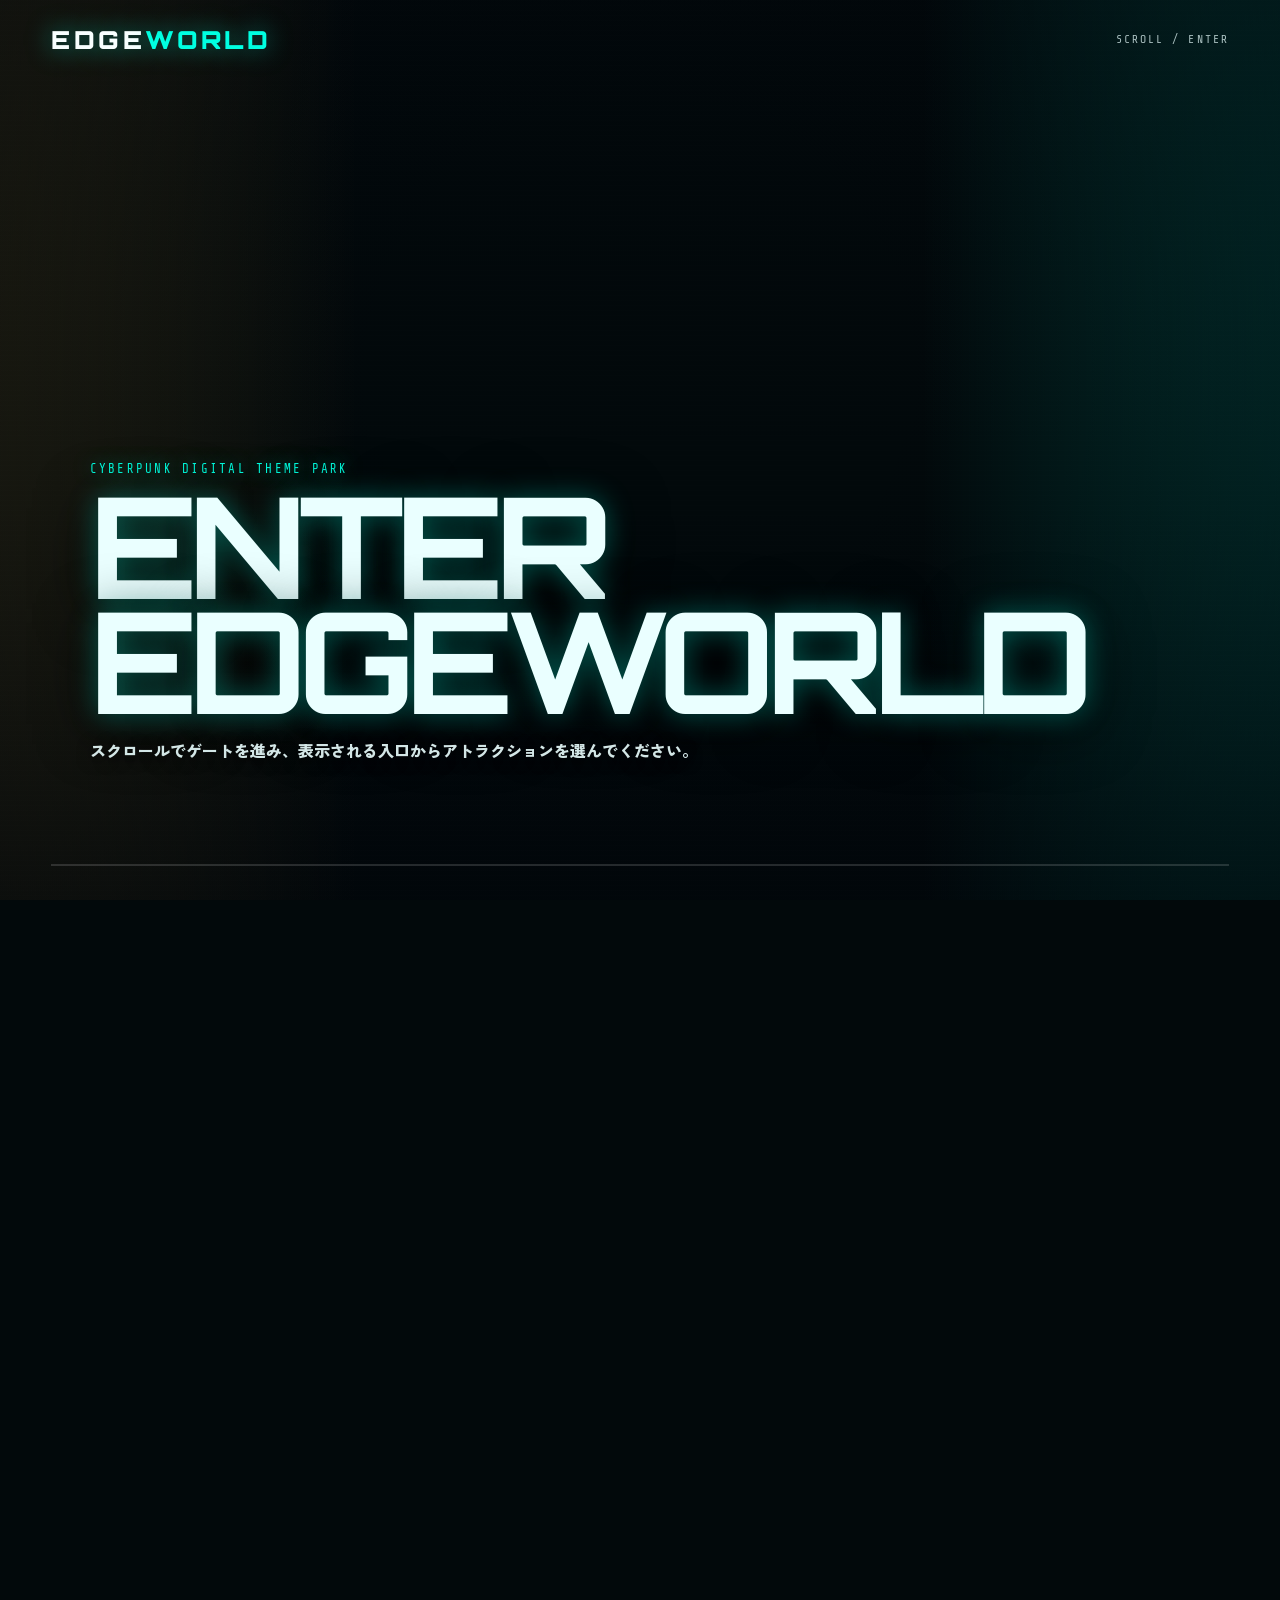
<file: EdgeWorld/public/index.html>
<!doctype html>
<html lang="ja">
  <head>
    <meta charset="UTF-8" />
    <meta name="viewport" content="width=device-width, initial-scale=1.0" />
    <title>EdgeWorld | Digital Theme Park</title>
    <meta
      name="description"
      content="サイバーパンクなデジタル遊園地 EdgeWorld。心理学エリアとステガノグラフィーエリアへ入場できます。"
    />
    <link rel="preconnect" href="https://fonts.googleapis.com" />
    <link rel="preconnect" href="https://fonts.gstatic.com" crossorigin />
    <link
      href="https://fonts.googleapis.com/css2?family=Orbitron:wght@700;900&family=Share+Tech+Mono&family=Zen+Kaku+Gothic+New:wght@400;500;700;900&display=swap"
      rel="stylesheet"
    />
    <link rel="stylesheet" href="styles.css" />
  </head>
  <body class="home-body">
    <div class="bg-grid" aria-hidden="true"></div>

    <main>
      <section
        class="scrub-scene home-portal"
        data-video-scrub
        data-scrub-seconds="10"
        data-scrub-ease="0.11"
        data-seek-threshold="0.06"
        aria-label="EdgeWorld入園ゲート"
      >
        <div class="scrub-sticky">
          <video
            class="scrub-video"
            muted
            playsinline
            preload="auto"
            aria-hidden="true"
          >
            <source src="assets/video/edgeworld-open-scrub.mp4" type="video/mp4" />
          </video>
          <div class="home-film" aria-hidden="true"></div>
          <div class="home-scanline" aria-hidden="true"></div>

          <nav class="home-nav" aria-label="メインナビゲーション">
            <a class="home-brand" href="index.html">EDGE<span>WORLD</span></a>
            <span class="home-status">SCROLL / ENTER</span>
          </nav>

          <div class="home-title">
            <p class="home-kicker">CYBERPUNK DIGITAL THEME PARK</p>
            <h1>ENTER<br />EDGEWORLD</h1>
            <p>
              スクロールでゲートを進み、表示される入口からアトラクションを選んでください。
            </p>
          </div>

          <div class="home-progress" aria-hidden="true">
            <span></span>
          </div>

          <div class="portal-card portal-card-tarot">
            <span class="portal-id">EXTERNAL AREA</span>
            <h2>NOCTURNE<br />FOREST</h2>
            <p>夜の森の中を探索して、タロットカードを見つけるエリア。</p>
            <a
              href="https://nocturne-d6e57.web.app/"
              target="_blank"
              rel="noopener noreferrer"
            >ENTER THE FOREST</a>
          </div>

          <div class="portal-card portal-card-stegano">
            <span class="portal-id">AREA 01</span>
            <h2>HIDDEN SIGNAL<br />GALLERY</h2>
            <p>画像に埋め込まれた文章を検出し、自分でもメッセージを隠せるエリア。</p>
            <a href="steganography.html">ENTER GALLERY</a>
          </div>

          <div class="home-final">
            <span>CHOOSE YOUR ATTRACTION</span>
          </div>
        </div>
      </section>
    </main>

    <script src="app.js"></script>
  </body>
</html>
</file>
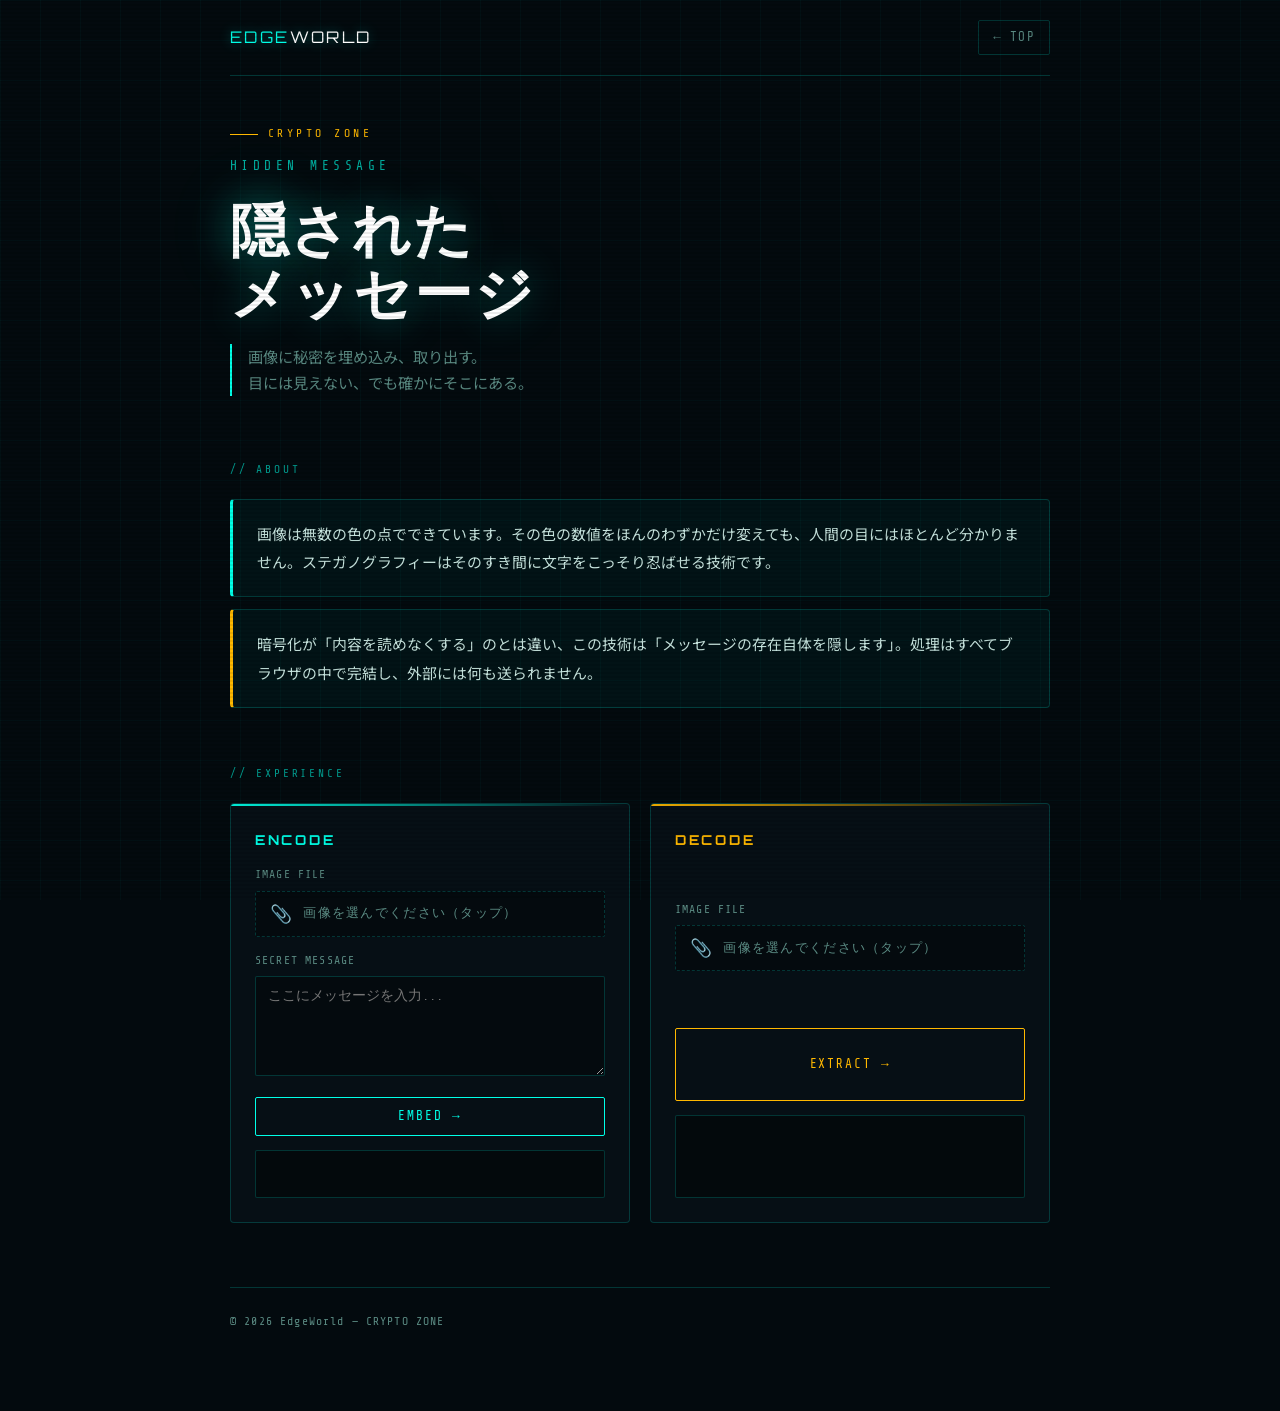
<file: EdgeWorld/steganography.html>
<!doctype html>
<html lang="ja">
  <head>
    <meta charset="UTF-8" />
    <meta name="viewport" content="width=device-width, initial-scale=1.0" />
    <title>隠されたメッセージ | EdgeWorld CRYPTO ZONE</title>
    <meta
      name="description"
      content="CRYPTO ZONEのアトラクション。画像の色の小さな差にメッセージを隠す体験。"
    />
    <link rel="preconnect" href="https://fonts.googleapis.com" />
    <link rel="preconnect" href="https://fonts.gstatic.com" crossorigin />
    <link
      href="https://fonts.googleapis.com/css2?family=Share+Tech+Mono&family=Noto+Sans+JP:wght@400;700&family=Orbitron:wght@700;900&display=swap"
      rel="stylesheet"
    />
    <link rel="stylesheet" href="steganography.css" />
  </head>
  <body>
    <div class="page">
      <nav class="site-nav">
        <a class="logo" href="index.html"
          >EDGE<span style="color: #fff">WORLD</span></a
        >
        <a class="back-link" href="index.html">← TOP</a>
      </nav>

      <header class="hero">
        <div class="zone-label">CRYPTO ZONE</div>
        <div class="hero-en">HIDDEN MESSAGE</div>
        <h1>隠された<br />メッセージ</h1>
        <p class="hero-desc">
          画像に秘密を埋め込み、取り出す。<br />
          目には見えない、でも確かにそこにある。
        </p>
      </header>

      <section class="section">
        <div class="section-label">// ABOUT</div>
        <div class="explain-block">
          画像は無数の色の点でできています。その色の数値をほんのわずかだけ変えても、人間の目にはほとんど分かりません。ステガノグラフィーはそのすき間に文字をこっそり忍ばせる技術です。
        </div>
        <div class="explain-block" style="margin-top: 12px">
          暗号化が「内容を読めなくする」のとは違い、この技術は「メッセージの存在自体を隠します」。処理はすべてブラウザの中で完結し、外部には何も送られません。
        </div>
      </section>

      <section class="section">
        <div class="section-label">// EXPERIENCE</div>
        <div class="tool-grid">
          <div class="tool-card">
            <h3>ENCODE</h3>
            <div>
              <label for="embedImage">IMAGE FILE</label>
              <button
                class="file-btn"
                id="embedImageBtn"
                type="button"
                onclick="document.getElementById('embedImage').click()"
              >
                <span class="file-btn-icon">📎</span>
                <span class="file-btn-text" id="embedImageLabel"
                  >画像を選んでください（タップ）</span
                >
              </button>
              <input id="embedImage" type="file" accept="image/*" />
            </div>
            <div>
              <label for="embedText">SECRET MESSAGE</label>
              <textarea
                id="embedText"
                placeholder="ここにメッセージを入力..."
              ></textarea>
            </div>
            <button class="btn" id="embedButton" type="button">EMBED →</button>
            <div class="output-box" id="embedStatus" aria-live="polite"></div>
          </div>

          <div class="tool-card">
            <h3>DECODE</h3>
            <div>
              <label for="extractImage">IMAGE FILE</label>
              <button
                class="file-btn file-btn-amber"
                id="extractImageBtn"
                type="button"
                onclick="document.getElementById('extractImage').click()"
              >
                <span class="file-btn-icon">📎</span>
                <span class="file-btn-text" id="extractImageLabel"
                  >画像を選んでください（タップ）</span
                >
              </button>
              <input id="extractImage" type="file" accept="image/*" />
            </div>
            <button
              class="btn btn-amber"
              id="extractButton"
              type="button"
              style="margin-top: 8px"
            >
              EXTRACT →
            </button>
            <div class="output-box" id="extractOutput" aria-live="polite"></div>
          </div>
        </div>

        <div class="canvas-wrap" id="canvasWrap" style="display: none">
          <div class="canvas-label">// ENCODED IMAGE PREVIEW</div>
          <canvas id="resultCanvas"></canvas>
          <div class="download-row">
            <a
              class="btn btn-amber download-btn"
              id="downloadImage"
              href="#"
              download="encoded.png"
              aria-disabled="true"
              >SAVE IMAGE</a
            >
          </div>
          <p class="hint">
            スマホは「SAVE IMAGE」から保存できます。PCは右クリック保存もOK
          </p>
        </div>
      </section>

      <footer>© 2026 EdgeWorld — CRYPTO ZONE</footer>
    </div>

    <script>
      const embedImageInput = document.getElementById("embedImage");
      const embedTextInput = document.getElementById("embedText");
      const embedButton = document.getElementById("embedButton");
      const embedStatus = document.getElementById("embedStatus");
      const extractImageInput = document.getElementById("extractImage");
      const extractButton = document.getElementById("extractButton");
      const extractOutput = document.getElementById("extractOutput");
      const resultCanvas = document.getElementById("resultCanvas");
      const canvasWrap = document.getElementById("canvasWrap");
      const downloadImage = document.getElementById("downloadImage");
      const ctx = resultCanvas.getContext("2d", { willReadFrequently: true });

      const enc = new TextEncoder();
      const dec = new TextDecoder();

      function setStatus(el, msg, type) {
        el.textContent = msg;
        el.className = "output-box" + (type ? " " + type : "");
      }

      function loadImage(file) {
        return new Promise((resolve, reject) => {
          const reader = new FileReader();
          reader.onload = () => {
            const img = new Image();
            img.onload = () => resolve(img);
            img.onerror = () => reject(new Error("画像の読み込みに失敗"));
            img.src = reader.result;
          };
          reader.onerror = () => reject(new Error("ファイルの読み込みに失敗"));
          reader.readAsDataURL(file);
        });
      }

      function updateDownloadLink(filename) {
        const dataUrl = resultCanvas.toDataURL("image/png");
        downloadImage.href = dataUrl;
        downloadImage.download = filename;
        downloadImage.setAttribute("aria-disabled", "false");
      }

      function embed(imageData, message) {
        const bytes = enc.encode(message);
        const lenBuf = new Uint8Array(4);
        new DataView(lenBuf.buffer).setUint32(0, bytes.length, false);
        const payload = new Uint8Array([...lenBuf, ...bytes]);

        const px = imageData.data;
        const capacity = Math.floor(px.length / 4) * 3;
        if (payload.length * 8 > capacity)
          return { ok: false, error: "メッセージが長すぎます。" };

        for (let i = 0; i < payload.length * 8; i++) {
          const bit = (payload[Math.floor(i / 8)] >> (7 - (i % 8))) & 1;
          const ch = Math.floor(i / 3) * 4 + (i % 3);
          px[ch] = (px[ch] & 0xfe) | bit;
        }
        return { ok: true };
      }

      function extract(imageData) {
        const px = imageData.data;
        const capacity = Math.floor(px.length / 4) * 3;
        if (capacity < 32) return { ok: false, error: "画像が小さすぎます。" };

        let len = 0;
        for (let i = 0; i < 32; i++) {
          len = (len << 1) | (px[Math.floor(i / 3) * 4 + (i % 3)] & 1);
        }
        len = len >>> 0;

        if (len === 0 || len > 100000 || 32 + len * 8 > capacity) {
          return { ok: false, error: "メッセージが見つかりませんでした。" };
        }

        const bytes = new Uint8Array(len);
        for (let i = 0; i < len * 8; i++) {
          const ch = Math.floor((32 + i) / 3) * 4 + ((32 + i) % 3);
          bytes[Math.floor(i / 8)] |= (px[ch] & 1) << (7 - (i % 8));
        }
        return { ok: true, text: dec.decode(bytes) };
      }

      embedImageInput.addEventListener("change", () => {
        const f = embedImageInput.files?.[0];
        const btn = document.getElementById("embedImageBtn");
        const lbl = document.getElementById("embedImageLabel");
        if (f) {
          lbl.textContent = f.name;
          btn.classList.add("selected");
          downloadImage.setAttribute("aria-disabled", "true");
        }
      });

      extractImageInput.addEventListener("change", () => {
        const f = extractImageInput.files?.[0];
        const btn = document.getElementById("extractImageBtn");
        const lbl = document.getElementById("extractImageLabel");
        if (f) {
          lbl.textContent = f.name;
          btn.classList.add("selected");
          downloadImage.setAttribute("aria-disabled", "true");
        }
      });

      embedButton.addEventListener("click", async () => {
        setStatus(embedStatus, "PROCESSING...", "");
        const file = embedImageInput.files?.[0];
        const message = embedTextInput.value.trim();
        if (!file) {
          setStatus(
            embedStatus,
            "ERROR: 画像ファイルを選択してください。",
            "error",
          );
          return;
        }
        if (!message) {
          setStatus(
            embedStatus,
            "ERROR: メッセージを入力してください。",
            "error",
          );
          return;
        }
        try {
          const img = await loadImage(file);
          resultCanvas.width = img.width;
          resultCanvas.height = img.height;
          ctx.drawImage(img, 0, 0);
          const imageData = ctx.getImageData(0, 0, img.width, img.height);
          const result = embed(imageData, message);
          if (!result.ok) {
            setStatus(embedStatus, "ERROR: " + result.error, "error");
            return;
          }
          ctx.putImageData(imageData, 0, 0);
          canvasWrap.style.display = "block";
          updateDownloadLink("encoded.png");
          setStatus(
            embedStatus,
            "OK — 埋め込み完了。プレビューを確認してください。",
            "success",
          );
        } catch (e) {
          setStatus(embedStatus, "ERROR: " + e.message, "error");
        }
      });

      extractButton.addEventListener("click", async () => {
        setStatus(extractOutput, "PROCESSING...", "");
        const file = extractImageInput.files?.[0];
        if (!file) {
          setStatus(
            extractOutput,
            "ERROR: 画像ファイルを選択してください。",
            "error",
          );
          return;
        }
        try {
          const img = await loadImage(file);
          resultCanvas.width = img.width;
          resultCanvas.height = img.height;
          ctx.drawImage(img, 0, 0);
          const imageData = ctx.getImageData(0, 0, img.width, img.height);
          const result = extract(imageData);
          if (!result.ok) {
            setStatus(extractOutput, "ERROR: " + result.error, "error");
            return;
          }
          setStatus(
            extractOutput,
            result.text || "(空のメッセージ)",
            "success",
          );
          canvasWrap.style.display = "block";
          updateDownloadLink("decoded-preview.png");
        } catch (e) {
          setStatus(extractOutput, "ERROR: " + e.message, "error");
        }
      });
    </script>
  </body>
</html>
</file>
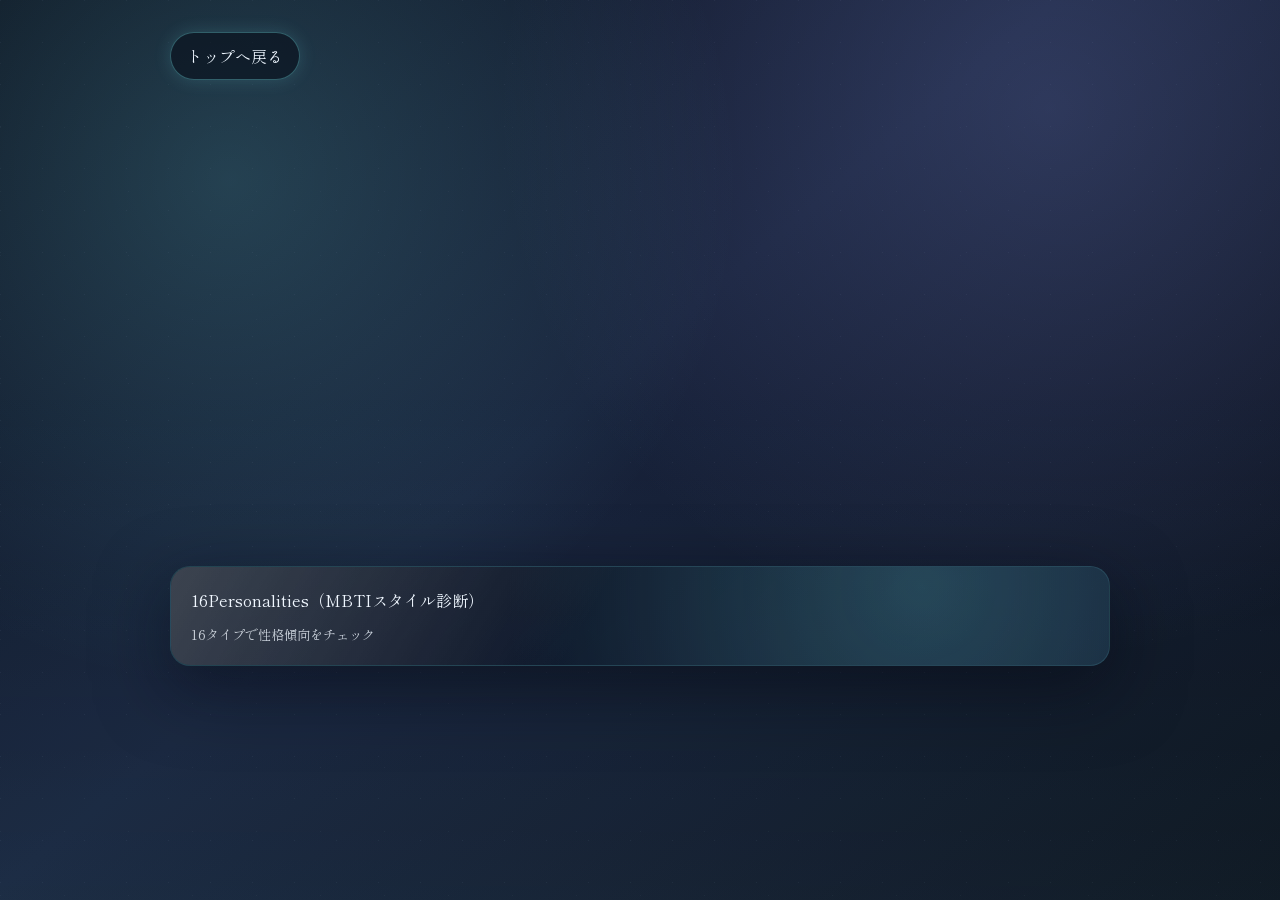
<file: EdgeWorld/public/psychology.html>
<!doctype html>
<html lang="ja">
  <head>
    <meta charset="UTF-8" />
    <meta name="viewport" content="width=device-width, initial-scale=1.0" />
    <title>心理学ミラーハウス | EdgeWorld</title>
    <meta
      name="description"
      content="心理学ミラーハウス: MBTIなどの外部サイトで性格タイプや認知傾向を体験するアトラクション。"
    />
    <link rel="preconnect" href="https://fonts.googleapis.com" />
    <link rel="preconnect" href="https://fonts.gstatic.com" crossorigin />
    <link
      href="https://fonts.googleapis.com/css2?family=Cormorant+Garamond:wght@500;600;700&family=Shippori+Mincho+B1:wght@400;600&display=swap"
      rel="stylesheet"
    />
    <link rel="stylesheet" href="psychology.css" />
  </head>
  <body>
    <div class="bg-grid" aria-hidden="true"></div>

    <main class="page">
      <a class="back-link" href="index.html">トップへ戻る</a>

      <header class="hero-content reveal">
        <p class="kicker">PSYCHOLOGY ATTRACTION</p>
        <h1>心理学ミラーハウス</h1>
        <p class="lead">
          心理学系サイトを巡りながら、<br />
          自分の性格タイプや考え方の傾向を発見する体験エリアです。
        </p>
      </header>

      <section class="section">
        <div class="section-header reveal">
          <h2>外部サイトで体験する</h2>
          <p>以下のリンクは別サイトへ移動します。新しいタブで開きます。</p>
        </div>

        <div class="quick-links">
          <a
            href="https://www.16personalities.com/ja"
            target="_blank"
            rel="noopener noreferrer"
          >
            16Personalities（MBTIスタイル診断）
            <small>16タイプで性格傾向をチェック</small>
          </a>
        </div>
      </section>
    </main>

    <script src="app.js"></script>
  </body>
</html>
</file>
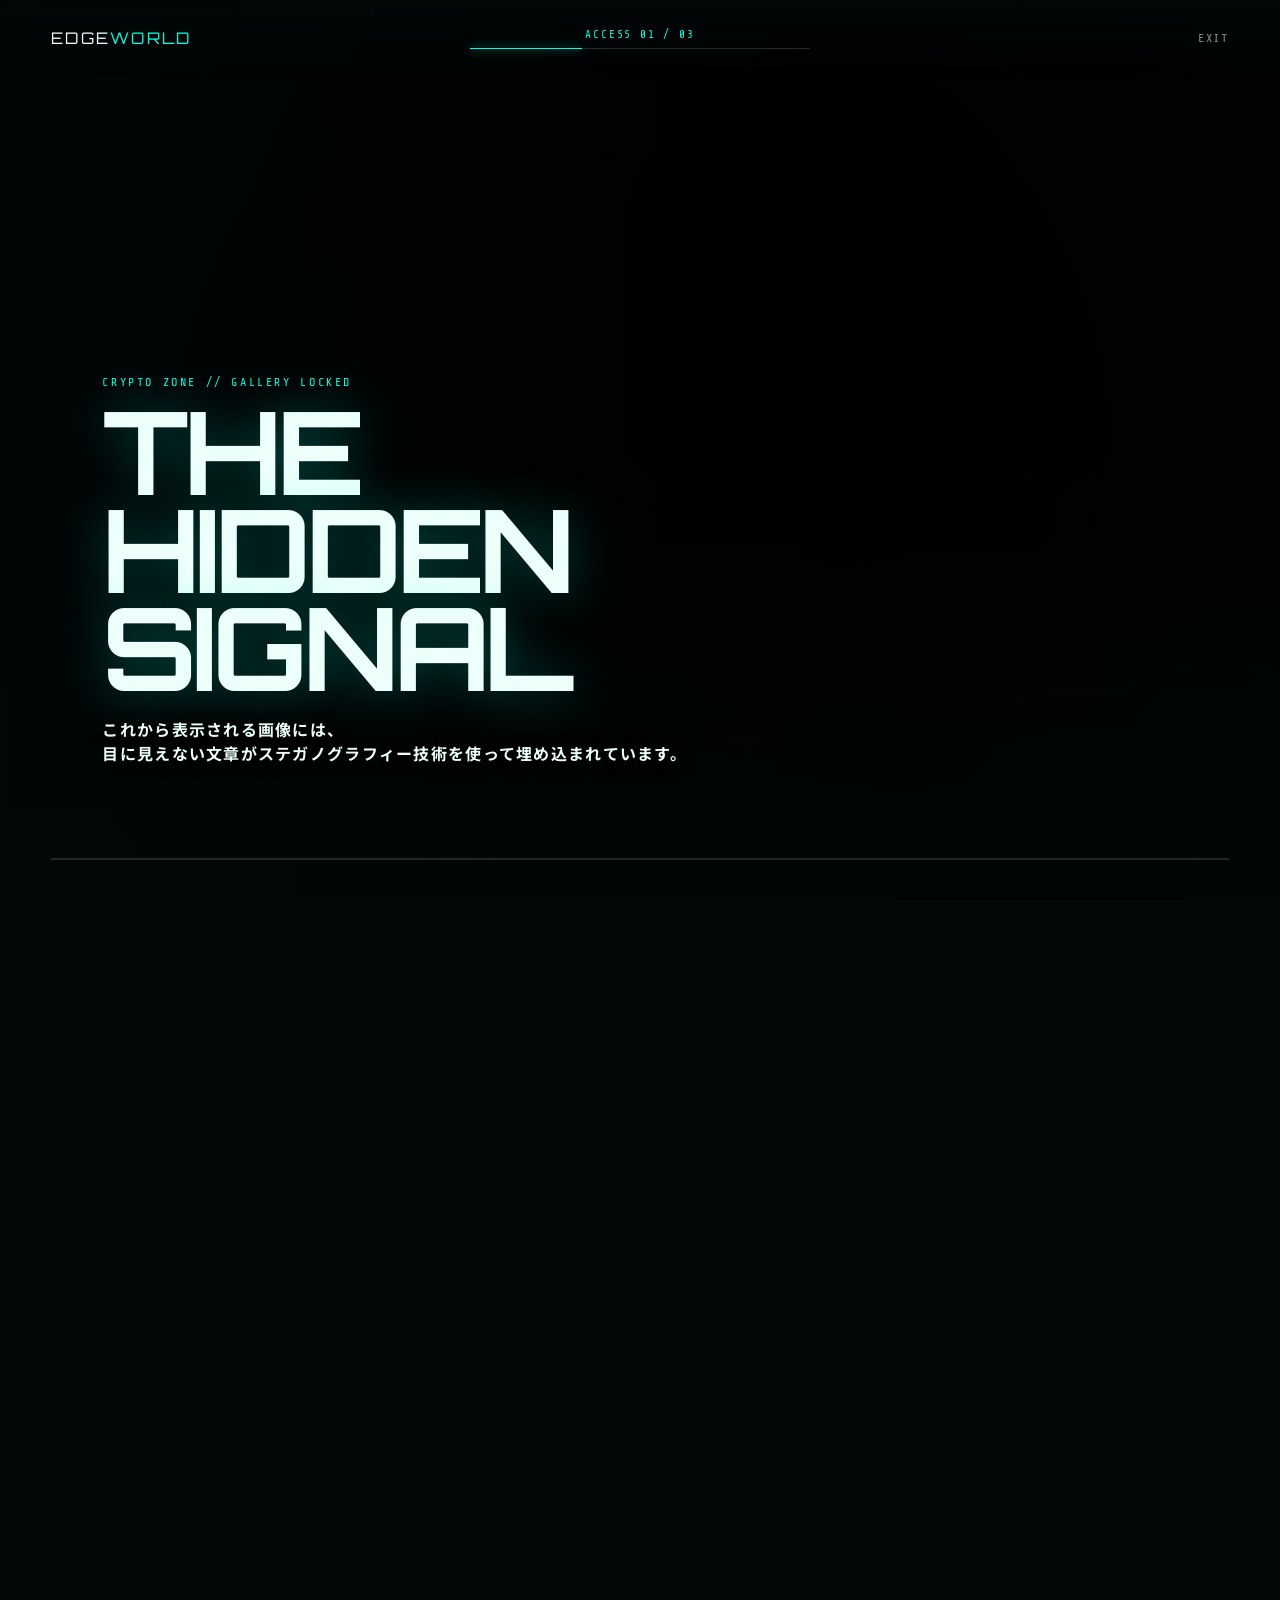
<file: EdgeWorld/public/steganography.html>
<!doctype html>
<html lang="ja">
  <head>
    <meta charset="UTF-8" />
    <meta name="viewport" content="width=device-width, initial-scale=1.0" />
    <meta
      name="description"
      content="画像の中に隠されたメッセージを復号し、自分でも秘密を埋め込めるEdgeWorldの暗号アトラクション。"
    />
    <title>THE HIDDEN SIGNAL | EdgeWorld</title>
    <link rel="preconnect" href="https://fonts.googleapis.com" />
    <link rel="preconnect" href="https://fonts.gstatic.com" crossorigin />
    <link
      href="https://fonts.googleapis.com/css2?family=Noto+Sans+JP:wght@400;500;700;900&family=Orbitron:wght@600;800;900&family=Share+Tech+Mono&display=swap"
      rel="stylesheet"
    />
    <link rel="stylesheet" href="steganography.css" />
  </head>
  <body>
    <div class="noise" aria-hidden="true"></div>
    <header class="nav-shell">
      <a class="wordmark" href="index.html">EDGE<span>WORLD</span></a>
      <div class="mission-meter" aria-label="アトラクション進行状況">
        <span id="missionLabel">ACCESS 01 / 03</span>
        <div><i id="missionProgress"></i></div>
      </div>
      <a class="exit-link" href="index.html">EXIT</a>
    </header>

    <main>
      <section
        class="intro"
        data-video-scrub
        data-scrub-seconds="5"
        aria-label="THE HIDDEN SIGNALの入口"
      >
        <div class="intro-sticky">
          <video muted playsinline preload="auto" aria-hidden="true">
            <source
              src="assets/video/edgeworld-crypto.mp4"
              type="video/mp4"
            />
          </video>
          <div class="intro-vignette" aria-hidden="true"></div>
          <img
            id="sampleImage"
            class="intro-artifact"
            src="assets/images/hidden-signal.png"
            alt=""
            aria-hidden="true"
          />
          <div class="intro-copy intro-copy-1">
            <span>CRYPTO ZONE // GALLERY LOCKED</span>
            <h1>THE<br />HIDDEN SIGNAL</h1>
            <p>
              これから表示される画像には、<br />
              目に見えない文章がステガノグラフィー技術を使って埋め込まれています。
            </p>
          </div>
          <div class="intro-decode-console" id="introDecodeConsole">
            <button class="action-button intro-decode-button" id="introDecodeButton" type="button">
              <span>隠された文章を検出する</span>
              <b>DETECT →</b>
            </button>
            <div class="intro-decode-output" id="introDecodeOutput" aria-live="polite">
              <span>LOCKED IMAGE</span>
              <p></p>
            </div>
          </div>
          <div class="intro-progress" aria-hidden="true"><i></i></div>
        </div>
      </section>

      <section class="intel locked-until-detected" id="intel">
        <span class="eyebrow">INTEL // HOW IT WORKS</span>
        <div class="intel-grid">
          <h2>変わっているのは、<br /><em>たった1ビット。</em></h2>
          <p>
            画像の1つ1つの点は、赤・緑・青の数値で表されています。
            ステガノグラフィーでは、その数値の末尾にある小さなビットを使って文章を記録します。
            変化が小さいため、画像として見たときの印象はほとんど変わりません。
          </p>
        </div>
        <div class="pixel-explainer" aria-label="モナリザ画像とピクセル単位の説明">
          <figure class="pixel-source">
            <img src="assets/images/hidden-signal.png" alt="説明用のモナリザ画像" />
            <figcaption>画像</figcaption>
          </figure>
          <div class="pixel-zoom" aria-hidden="true">
            <span></span><span></span><span></span><span></span>
            <span></span><span></span><span></span><span></span>
            <span></span><span></span><span></span><span></span>
            <span></span><span></span><span></span><span></span>
            <span></span><span></span><span></span><span></span>
            <span></span><span></span><span></span><span></span>
            <span></span><span></span><span></span><span></span>
            <span></span><span></span><span></span><span></span>
            <span></span><span></span><span></span><span></span>
          </div>
          <div class="pixel-data">
            <span>1ピクセルの例</span>
            <dl>
              <div><dt>R</dt><dd>1011011<mark>0</mark></dd></div>
              <div><dt>G</dt><dd>1000110<mark>1</mark></dd></div>
              <div><dt>B</dt><dd>0110101<mark>0</mark></dd></div>
            </dl>
            <p>末尾のビットだけを少しずつ使い、文章データを画像全体に分散して入れます。</p>
          </div>
        </div>
        <div class="bit-demo" aria-label="色データの最下位ビットの変化">
          <span>RED CHANNEL</span>
          <code>1011011<span>0</span></code>
          <b>→</b>
          <code>1011011<mark>1</mark></code>
          <small>人の目には、ほぼ同じ色</small>
        </div>
      </section>

      <section class="mission mission-create locked-until-detected" id="mission02">
        <div class="mission-heading">
          <div>
            <span class="eyebrow">TOOL // EMBED</span>
            <h2>画像に文章を<br />埋め込む。</h2>
          </div>
          <p class="mission-brief">
            処理はブラウザの中だけで完結します。<br />
            画像と文章は外部へ送信されません。
          </p>
        </div>

        <div class="create-console">
          <div class="create-step" data-step="1">
            <span class="step-number">01</span>
            <div class="step-content">
              <label>画像を投入</label>
              <button class="drop-zone" id="embedImageBtn" type="button">
                <span class="drop-icon">＋</span>
                <span id="embedImageLabel">
                  <b>画像を選択</b>
                  <small>PNG / JPEG / WEBP</small>
                </span>
              </button>
              <input id="embedImage" type="file" accept="image/*" />
            </div>
          </div>

          <div class="create-step" data-step="2">
            <span class="step-number">02</span>
            <div class="step-content">
              <label for="embedText">隠したいメッセージを書く</label>
              <textarea
                id="embedText"
                maxlength="5000"
                placeholder="ここに隠したいメッセージを入力..."
              ></textarea>
              <div class="text-meter">
                <span>MESSAGE PAYLOAD</span>
                <span><b id="charCount">0</b> / 5000</span>
              </div>
            </div>
          </div>

          <div class="create-step launch-step" data-step="3">
            <span class="step-number">03</span>
            <div class="step-content">
              <label>ピクセルへ埋め込む</label>
              <button class="action-button" id="embedButton" type="button">
                <span>メッセージを隠す</span>
                <b>INJECT DATA →</b>
              </button>
              <div class="system-status" id="embedStatus" aria-live="polite">
                AWAITING INPUT
              </div>
            </div>
          </div>
        </div>

        <div class="result-stage" id="resultStage" hidden>
          <div class="result-image">
            <canvas id="resultCanvas"></canvas>
            <div class="result-stamp">SIGNAL<br />EMBEDDED</div>
          </div>
          <div class="result-copy">
            <span class="eyebrow">MISSION COMPLETE</span>
            <h3>秘密の画像が<br />完成しました。</h3>
            <p>見た目は元画像のまま。メッセージはピクセルの中にあります。</p>
            <a
              class="action-button download-button"
              id="downloadImage"
              href="#"
              download="hidden-signal.png"
            >
              <span>画像を保存</span>
              <b>DOWNLOAD →</b>
            </a>
          </div>
        </div>
      </section>

      <section class="field-decoder locked-until-detected">
        <div>
          <span class="eyebrow">TOOL // DETECT</span>
          <h2>画像ファイルから<br />埋め込み文章を検出。</h2>
        </div>
        <div class="decoder-controls">
          <input id="extractImage" type="file" accept="image/*" />
          <button class="secondary-button" id="extractImageBtn" type="button">
            <span id="extractImageLabel">画像を選択</span>
          </button>
          <button class="action-button" id="extractButton" type="button">
            <span>解析を開始</span><b>DECODE →</b>
          </button>
          <div class="decoder-output" id="extractOutput" aria-live="polite">
            NO SIGNAL
          </div>
        </div>
      </section>
    </main>

    <footer class="locked-until-detected">
      <span>EDGEWORLD // CRYPTO ZONE</span>
      <a href="index.html">RETURN TO PARK</a>
    </footer>

    <script src="app.js"></script>
    <script src="steganography.js"></script>
  </body>
</html>
</file>
<file: EdgeWorld/public/styles.css>
:root {
  --bg-1: #062f2f;
  --bg-2: #0b5d5b;
  --card: #f4f1de;
  --ink: #102a43;
  --accent-1: #ff8c42;
  --accent-2: #f4d35e;
  --accent-3: #2a9d8f;
  --line: rgba(255, 255, 255, 0.12);
  --shadow: 0 16px 50px rgba(3, 18, 24, 0.35);
}

* {
  box-sizing: border-box;
}

body {
  margin: 0;
  font-family: "Zen Kaku Gothic New", sans-serif;
  color: #ecf5f5;
  background:
    radial-gradient(
      circle at 12% 18%,
      rgba(244, 211, 94, 0.2),
      transparent 34%
    ),
    radial-gradient(
      circle at 84% 10%,
      rgba(255, 140, 66, 0.25),
      transparent 30%
    ),
    linear-gradient(135deg, var(--bg-1), var(--bg-2));
  min-height: 100vh;
}

.home-body {
  background: #02070c;
  color: #eaffff;
  overflow-x: hidden;
}

.scrub-scene {
  --scrub-progress: 0;
  position: relative;
  z-index: 3;
  height: 320vh;
  background: #02090b;
}

.home-portal {
  height: 300vh;
}

.scrub-sticky {
  position: sticky;
  top: 0;
  height: 100vh;
  min-height: 520px;
  overflow: hidden;
  isolation: isolate;
}

.scrub-video,
.scrub-shade {
  position: absolute;
  inset: 0;
  width: 100%;
  height: 100%;
}

.scrub-video {
  z-index: -3;
  object-fit: cover;
  background: #02090b;
}

.home-film,
.home-scanline {
  position: absolute;
  inset: 0;
  pointer-events: none;
}

.home-film {
  z-index: -2;
  background:
    radial-gradient(circle at 50% 42%, transparent 0 26%, rgba(1, 6, 10, 0.18) 48%, rgba(1, 6, 10, 0.72) 100%),
    linear-gradient(90deg, rgba(255, 194, 71, 0.16), transparent 28%, transparent 72%, rgba(0, 255, 225, 0.2)),
    linear-gradient(0deg, rgba(1, 6, 10, 0.78), transparent 46%, rgba(1, 6, 10, 0.55));
}

.home-scanline {
  z-index: 4;
  opacity: 0.16;
  background: repeating-linear-gradient(
    0deg,
    transparent 0,
    transparent 4px,
    rgba(255, 255, 255, 0.08) 5px
  );
  mix-blend-mode: overlay;
}

.home-nav {
  position: absolute;
  top: 24px;
  right: clamp(18px, 4vw, 54px);
  left: clamp(18px, 4vw, 54px);
  z-index: 8;
  display: flex;
  align-items: center;
  justify-content: space-between;
}

.home-brand {
  color: #f8ffff;
  font-family: "Orbitron", sans-serif;
  font-size: clamp(1rem, 2vw, 1.55rem);
  font-weight: 900;
  letter-spacing: 0.14em;
  text-decoration: none;
  text-shadow: 0 0 24px rgba(0, 255, 225, 0.5);
}

.home-brand span {
  color: #00ffe1;
}

.home-status,
.portal-id,
.home-kicker,
.home-final {
  font-family: "Share Tech Mono", monospace;
  letter-spacing: 0.18em;
}

.home-status {
  color: rgba(234, 255, 255, 0.72);
  font-size: 0.72rem;
}

.home-title {
  position: absolute;
  left: clamp(18px, 7vw, 110px);
  bottom: clamp(98px, 15vh, 160px);
  z-index: 6;
  max-width: min(760px, calc(100% - 36px));
  opacity: clamp(0, calc(1 - var(--scrub-progress) * 3.5), 1);
  transform: translateY(calc(var(--scrub-progress) * -34px));
}

.home-kicker {
  margin: 0;
  color: #00ffe1;
  font-size: 0.78rem;
  text-shadow: 0 0 18px rgba(0, 255, 225, 0.5);
}

.home-title h1 {
  margin: 12px 0 16px;
  font-family: "Orbitron", sans-serif;
  font-size: clamp(3.1rem, 11vw, 9rem);
  line-height: 0.82;
  letter-spacing: -0.06em;
  text-shadow:
    0 0 28px rgba(0, 255, 225, 0.35),
    0 10px 60px #000;
}

.home-title p:last-child {
  max-width: 610px;
  margin: 0;
  color: rgba(234, 255, 255, 0.9);
  font-weight: 800;
  line-height: 1.9;
  text-shadow: 0 2px 16px #000;
}

.home-progress {
  position: absolute;
  right: clamp(18px, 4vw, 54px);
  bottom: 34px;
  left: clamp(18px, 4vw, 54px);
  z-index: 8;
  height: 2px;
  background: rgba(255, 255, 255, 0.14);
}

.home-progress span {
  display: block;
  width: calc(var(--scrub-progress) * 100%);
  height: 100%;
  background: linear-gradient(90deg, #ffc247, #00ffe1);
  box-shadow: 0 0 18px #00ffe1;
}

.portal-card {
  position: absolute;
  z-index: 7;
  width: min(360px, calc(50% - 42px));
  min-height: 220px;
  padding: 18px 20px 20px;
  border: 1px solid var(--portal-line, rgba(0, 255, 225, 0.45));
  background:
    linear-gradient(135deg, var(--portal-glow, rgba(0, 255, 225, 0.1)), rgba(2, 8, 14, 0.12)),
    rgba(2, 8, 14, 0.58);
  box-shadow:
    inset 0 0 24px var(--portal-inner, rgba(0, 255, 225, 0.07)),
    0 20px 55px rgba(0, 0, 0, 0.36),
    0 0 22px var(--portal-shadow, rgba(0, 255, 225, 0.12));
  backdrop-filter: blur(9px);
  clip-path: polygon(0 0, calc(100% - 18px) 0, 100% 18px, 100% 100%, 18px 100%, 0 calc(100% - 18px));
}

.portal-card h2 {
  margin: 10px 0 12px;
  font-family: "Orbitron", sans-serif;
  font-size: clamp(1.2rem, 2.2vw, 1.8rem);
  line-height: 1;
}

.portal-card p {
  margin: 0 0 16px;
  color: rgba(234, 255, 255, 0.78);
  line-height: 1.65;
  font-size: 0.92rem;
}

.portal-card a {
  display: inline-flex;
  min-height: 38px;
  padding: 0 15px;
  align-items: center;
  color: #02070c;
  background: #00ffe1;
  font-family: "Share Tech Mono", monospace;
  font-weight: 900;
  letter-spacing: 0.12em;
  text-decoration: none;
  box-shadow: 0 0 24px rgba(0, 255, 225, 0.3);
}

.portal-card a:hover {
  background: #ffc247;
  color: #02070c;
}

.portal-id {
  color: var(--portal-accent, #00ffe1);
  font-size: 0.72rem;
}

.portal-card-tarot {
  --portal-accent: #ffcf6b;
  --portal-line: rgba(255, 207, 107, 0.38);
  --portal-glow: rgba(255, 207, 107, 0.08);
  --portal-inner: rgba(255, 207, 107, 0.05);
  --portal-shadow: rgba(255, 207, 107, 0.1);
  left: max(28px, calc(50% - 390px));
  bottom: clamp(82px, 12vh, 130px);
  opacity: clamp(0, calc((var(--scrub-progress) - 0.66) * 9), 1);
  transform: translateY(calc((0.76 - var(--scrub-progress)) * 70px));
}

.portal-card-tarot {
  background:
    linear-gradient(135deg, rgba(255, 207, 107, 0.08), rgba(2, 8, 14, 0.22)),
    rgba(2, 8, 14, 0.5);
}

.portal-card-tarot h2 {
  color: rgba(234, 255, 255, 0.82);
}

.portal-card-tarot a {
  background: transparent;
  color: #ffcf6b;
  border: 1px solid rgba(255, 207, 107, 0.58);
  box-shadow: inset 0 0 18px rgba(255, 207, 107, 0.08);
}

.portal-card-tarot a:hover {
  background: #ffcf6b;
  color: #02070c;
}

.portal-card-stegano {
  --portal-accent: #00ffe1;
  --portal-line: rgba(0, 255, 225, 0.5);
  --portal-glow: rgba(0, 255, 225, 0.12);
  --portal-inner: rgba(0, 255, 225, 0.08);
  --portal-shadow: rgba(0, 255, 225, 0.14);
  right: max(28px, calc(50% - 390px));
  bottom: clamp(82px, 12vh, 130px);
  opacity: clamp(0, calc((var(--scrub-progress) - 0.72) * 9), 1);
  transform: translateY(calc((0.82 - var(--scrub-progress)) * 70px));
}

.home-final {
  position: absolute;
  right: 18px;
  bottom: 58px;
  left: 18px;
  z-index: 6;
  color: rgba(234, 255, 255, 0.65);
  text-align: center;
  font-size: 0.74rem;
  opacity: clamp(0, calc((var(--scrub-progress) - 0.82) * 8), 1);
}

.scrub-shade {
  z-index: -2;
  background:
    linear-gradient(180deg, rgba(1, 8, 10, 0.6), transparent 30%),
    linear-gradient(0deg, rgba(1, 8, 10, 0.74), transparent 48%),
    radial-gradient(circle at center, transparent 35%, rgba(1, 8, 10, 0.35));
}

.scrub-nav {
  width: min(1100px, calc(100% - 40px));
  margin: 0 auto;
  padding-top: 24px;
  display: flex;
  justify-content: space-between;
  align-items: center;
}

.scrub-copy {
  position: absolute;
  left: max(20px, calc((100vw - 1100px) / 2));
  bottom: clamp(90px, 15vh, 150px);
  max-width: 720px;
  padding-right: 20px;
  opacity: calc(1 - var(--scrub-progress) * 1.45);
  transform: translateY(calc(var(--scrub-progress) * -32px));
}

.scrub-copy h1 {
  margin: 10px 0 16px;
  font-size: clamp(2.4rem, 7vw, 5.4rem);
  line-height: 1.03;
  text-shadow: 0 5px 30px rgba(0, 0, 0, 0.72);
}

.scrub-copy > p:last-child {
  margin: 0;
  font-weight: 700;
  letter-spacing: 0.08em;
  text-shadow: 0 2px 12px #000;
}

.scroll-cue {
  position: absolute;
  right: max(20px, calc((100vw - 1100px) / 2));
  bottom: 28px;
  display: grid;
  justify-items: center;
  gap: 9px;
  font-size: 0.65rem;
  letter-spacing: 0.18em;
  opacity: calc(1 - var(--scrub-progress) * 3);
}

.scroll-cue i {
  display: block;
  width: 1px;
  height: 34px;
  background: linear-gradient(#fff, transparent);
  animation: scroll-pulse 1.5s ease-in-out infinite;
}

@keyframes scroll-pulse {
  50% {
    transform: scaleY(0.5);
    transform-origin: top;
    opacity: 0.45;
  }
}

.bg-grid {
  position: fixed;
  inset: 0;
  background-image:
    linear-gradient(var(--line) 1px, transparent 1px),
    linear-gradient(90deg, var(--line) 1px, transparent 1px);
  background-size: 24px 24px;
  mask-image: radial-gradient(circle at center, black 35%, transparent 100%);
  pointer-events: none;
}

.hero,
.section,
.site-footer {
  position: relative;
  z-index: 1;
}

.hero {
  max-width: 1100px;
  margin: 0 auto;
  padding: 24px 20px 80px;
}

.top-nav {
  display: flex;
  justify-content: space-between;
  align-items: center;
  padding-bottom: 42px;
}

.brand {
  margin: 0;
  font-family: "Monoton", cursive;
  font-size: clamp(1.6rem, 4vw, 2.3rem);
  color: var(--accent-2);
  letter-spacing: 1.5px;
}

.nav-link {
  color: #fff;
  text-decoration: none;
  border: 1px solid rgba(255, 255, 255, 0.35);
  padding: 8px 16px;
  border-radius: 999px;
  transition:
    transform 0.2s ease,
    border-color 0.2s ease;
}

.nav-link:hover {
  transform: translateY(-2px);
  border-color: var(--accent-2);
}

.hero-content h1 {
  font-size: clamp(2.1rem, 7vw, 4.5rem);
  line-height: 1.06;
  margin: 12px 0 20px;
}

.kicker {
  letter-spacing: 0.2em;
  text-transform: uppercase;
  margin: 0;
  opacity: 0.9;
}

.lead {
  max-width: 680px;
  line-height: 1.9;
  font-size: 1.05rem;
}

.hero-actions {
  margin-top: 28px;
  display: flex;
  gap: 12px;
  flex-wrap: wrap;
}

.btn {
  text-decoration: none;
  border-radius: 999px;
  padding: 12px 20px;
  font-weight: 700;
}

.btn-primary {
  background: linear-gradient(120deg, var(--accent-1), var(--accent-2));
  color: #1d1d1d;
}

.btn-ghost {
  border: 1px solid rgba(255, 255, 255, 0.45);
  color: #fff;
}

.section {
  max-width: 1100px;
  margin: 0 auto;
  padding: 16px 20px 58px;
}

.section-header h2 {
  margin: 0;
  font-size: clamp(1.5rem, 4.2vw, 2.3rem);
}

.section-header p {
  margin-top: 8px;
  opacity: 0.9;
}

.attraction-grid {
  margin-top: 24px;
  display: grid;
  grid-template-columns: repeat(auto-fit, minmax(240px, 1fr));
  gap: 16px;
}

.card {
  background: var(--card);
  color: var(--ink);
  border-radius: 18px;
  padding: 18px;
  box-shadow: var(--shadow);
  border: 2px solid rgba(16, 42, 67, 0.06);
  transform: translateY(10px);
  opacity: 0;
  animation: rise-in 0.7s forwards;
}

.card h3 {
  margin: 10px 0 8px;
}

.badge {
  display: inline-block;
  font-size: 0.72rem;
  letter-spacing: 0.08em;
  text-transform: uppercase;
  color: #ffffff;
  background: var(--accent-3);
  padding: 4px 10px;
  border-radius: 999px;
}

.card p {
  line-height: 1.65;
  margin: 0;
}

.card-actions {
  margin-top: 14px;
}

.card-link {
  display: inline-block;
  text-decoration: none;
  border-radius: 999px;
  padding: 8px 14px;
  background: #102a43;
  color: #ffffff;
  font-weight: 700;
}

.card-link:hover {
  background: #183d5c;
}

.timeline {
  margin: 24px 0 0;
  padding: 0;
  list-style: none;
  display: grid;
  gap: 12px;
}

.timeline li {
  background: rgba(255, 255, 255, 0.08);
  border: 1px solid rgba(255, 255, 255, 0.16);
  border-radius: 14px;
  padding: 14px 16px;
}

.timeline span {
  color: var(--accent-2);
  font-weight: 700;
  margin-right: 8px;
}

.page {
  max-width: 1100px;
  margin: 0 auto;
  padding: 24px 20px 58px;
  position: relative;
  z-index: 1;
}

.back-link {
  color: #ffffff;
  text-decoration: none;
  border: 1px solid rgba(255, 255, 255, 0.4);
  border-radius: 999px;
  padding: 8px 16px;
  display: inline-block;
}

.site-footer {
  text-align: center;
  padding: 24px 16px 36px;
  opacity: 0.85;
}

.disclaimer {
  font-size: 0.78rem;
  opacity: 0.7;
  margin-top: 6px;
}

.reveal {
  opacity: 0;
  transform: translateY(14px);
  transition:
    opacity 0.55s ease,
    transform 0.55s ease;
}

.reveal.is-visible {
  opacity: 1;
  transform: translateY(0);
}

@keyframes rise-in {
  to {
    opacity: 1;
    transform: translateY(0);
  }
}

@media (max-width: 640px) {
  .scrub-scene {
    height: 260vh;
  }

  .home-portal {
    height: 240vh;
  }

  .scrub-nav {
    padding-top: 16px;
  }

  .scrub-copy {
    bottom: 110px;
  }

  .home-nav {
    top: 18px;
  }

  .home-status {
    display: none;
  }

  .home-title {
    bottom: 124px;
  }

  .home-title h1 {
    font-size: clamp(3rem, 18vw, 5.2rem);
  }

  .home-title p:last-child {
    font-size: 0.92rem;
  }

  .portal-card {
    width: calc(100% - 32px);
    min-height: auto;
    padding: 18px;
  }

  .portal-card-tarot,
  .portal-card-stegano {
    right: 16px;
    left: 16px;
    top: auto;
    transform: none;
  }

  .portal-card-tarot {
    bottom: 220px;
    opacity: clamp(0, calc((var(--scrub-progress) - 0.68) * 9), 1);
  }

  .portal-card-stegano {
    bottom: 70px;
    opacity: clamp(0, calc((var(--scrub-progress) - 0.74) * 9), 1);
  }

  .portal-card h2 {
    font-size: 1.35rem;
  }

  .portal-card p {
    display: none;
  }

  .home-final {
    display: none;
  }

  .hero {
    padding-top: 16px;
  }

  .top-nav {
    padding-bottom: 28px;
  }

  .lead {
    font-size: 0.98rem;
  }
}

@media (prefers-reduced-motion: reduce) {
  .scrub-scene {
    height: 100vh;
  }

  .scrub-copy {
    opacity: 1;
    transform: none;
  }

  .scroll-cue i {
    animation: none;
  }
}
</file>
<file: EdgeWorld/steganography.css>
:root {
  --bg: #030a0e;
  --bg2: #060f15;
  --cyan: #00ffe7;
  --cyan-dim: rgba(0, 255, 231, 0.15);
  --cyan-glow: rgba(0, 255, 231, 0.4);
  --amber: #ffb800;
  --amber-dim: rgba(255, 184, 0, 0.12);
  --red: #ff2d55;
  --text: #c8e6e0;
  --text-dim: #5a8a82;
  --card: rgba(0, 255, 231, 0.04);
  --border: rgba(0, 255, 231, 0.18);
  --mono: "Share Tech Mono", monospace;
  --display: "Orbitron", sans-serif;
  --body: "Noto Sans JP", sans-serif;
}

*,
*::before,
*::after {
  box-sizing: border-box;
  margin: 0;
  padding: 0;
}

html {
  scroll-behavior: smooth;
}

body {
  background: var(--bg);
  color: var(--text);
  font-family: var(--body);
  font-size: 15px;
  line-height: 1.7;
  min-height: 100vh;
  overflow-x: hidden;
}

body::before {
  content: "";
  position: fixed;
  inset: 0;
  background: repeating-linear-gradient(
    0deg,
    transparent,
    transparent 2px,
    rgba(0, 0, 0, 0.08) 2px,
    rgba(0, 0, 0, 0.08) 4px
  );
  pointer-events: none;
  z-index: 1000;
}

body::after {
  content: "";
  position: fixed;
  inset: 0;
  background-image:
    linear-gradient(rgba(0, 255, 231, 0.03) 1px, transparent 1px),
    linear-gradient(90deg, rgba(0, 255, 231, 0.03) 1px, transparent 1px);
  background-size: 40px 40px;
  pointer-events: none;
  z-index: 0;
}

.page {
  position: relative;
  z-index: 1;
  max-width: 860px;
  margin: 0 auto;
  padding: 0 20px 80px;
}

.site-nav {
  display: flex;
  align-items: center;
  justify-content: space-between;
  padding: 20px 0;
  border-bottom: 1px solid var(--border);
  margin-bottom: 48px;
}

.logo {
  font-family: var(--display);
  font-size: 1rem;
  color: var(--cyan);
  text-decoration: none;
  letter-spacing: 0.15em;
  text-shadow: 0 0 12px var(--cyan-glow);
}

.back-link {
  font-family: var(--mono);
  font-size: 0.78rem;
  color: var(--text-dim);
  text-decoration: none;
  letter-spacing: 0.1em;
  border: 1px solid var(--border);
  padding: 6px 14px;
  border-radius: 2px;
  transition:
    color 0.2s,
    border-color 0.2s;
}

.back-link:hover {
  color: var(--cyan);
  border-color: var(--cyan);
}

.zone-label {
  font-family: var(--mono);
  font-size: 0.72rem;
  letter-spacing: 0.3em;
  color: var(--amber);
  text-transform: uppercase;
  margin-bottom: 12px;
  display: flex;
  align-items: center;
  gap: 10px;
}

.zone-label::before {
  content: "";
  display: inline-block;
  width: 28px;
  height: 1px;
  background: var(--amber);
}

.hero {
  margin-bottom: 64px;
}

.hero h1 {
  font-family: var(--display);
  font-size: clamp(2rem, 7vw, 3.6rem);
  font-weight: 900;
  color: #fff;
  line-height: 1.1;
  letter-spacing: 0.04em;
  text-shadow:
    0 0 40px var(--cyan-glow),
    0 0 80px rgba(0, 255, 231, 0.15);
  margin-bottom: 6px;
}

.hero-en {
  font-family: var(--mono);
  font-size: clamp(0.65rem, 2vw, 0.8rem);
  color: var(--cyan);
  letter-spacing: 0.35em;
  text-transform: uppercase;
  margin-bottom: 20px;
  opacity: 0.7;
}

.hero-desc {
  font-size: 0.95rem;
  color: var(--text-dim);
  max-width: 480px;
  border-left: 2px solid var(--cyan);
  padding-left: 16px;
  margin-top: 20px;
}

.section {
  margin-bottom: 56px;
}

.section-label {
  font-family: var(--mono);
  font-size: 0.7rem;
  letter-spacing: 0.25em;
  color: var(--cyan);
  text-transform: uppercase;
  margin-bottom: 20px;
  opacity: 0.6;
}

.explain-block {
  background: var(--card);
  border: 1px solid var(--border);
  border-left: 3px solid var(--cyan);
  border-radius: 4px;
  padding: 20px 24px;
  font-size: 0.93rem;
  color: var(--text);
  line-height: 1.9;
}

.explain-block + .explain-block {
  margin-top: 12px;
  border-left-color: var(--amber);
}

.tool-grid {
  display: grid;
  gap: 20px;
  grid-template-columns: repeat(auto-fit, minmax(280px, 1fr));
}

.tool-card {
  background: var(--bg2);
  border: 1px solid var(--border);
  border-radius: 4px;
  padding: 24px;
  display: grid;
  gap: 14px;
  position: relative;
  overflow: hidden;
}

.tool-card::before {
  content: "";
  position: absolute;
  top: 0;
  left: 0;
  right: 0;
  height: 2px;
  background: linear-gradient(90deg, var(--cyan), transparent);
}

.tool-card:last-child::before {
  background: linear-gradient(90deg, var(--amber), transparent);
}

.tool-card h3 {
  font-family: var(--display);
  font-size: 0.85rem;
  letter-spacing: 0.2em;
  color: var(--cyan);
  text-transform: uppercase;
}

.tool-card:last-child h3 {
  color: var(--amber);
}

.tool-card label {
  font-family: var(--mono);
  font-size: 0.72rem;
  letter-spacing: 0.1em;
  color: var(--text-dim);
  text-transform: uppercase;
  display: block;
  margin-bottom: 6px;
}

.tool-card input[type="file"] {
  display: none;
}

.file-btn {
  display: flex;
  align-items: center;
  gap: 10px;
  width: 100%;
  font-family: var(--mono);
  font-size: 0.8rem;
  letter-spacing: 0.1em;
  color: var(--text-dim);
  background: rgba(0, 0, 0, 0.3);
  border: 1px dashed var(--border);
  border-radius: 2px;
  padding: 12px 14px;
  cursor: pointer;
  transition:
    border-color 0.2s,
    color 0.2s;
  text-align: left;
}

.file-btn:hover {
  border-color: var(--cyan);
  color: var(--cyan);
}

.file-btn.selected {
  border-style: solid;
  border-color: var(--cyan);
  color: var(--cyan);
}

.file-btn-amber:hover {
  border-color: var(--amber);
  color: var(--amber);
}

.file-btn-amber.selected {
  border-style: solid;
  border-color: var(--amber);
  color: var(--amber);
}

.file-btn-icon {
  font-size: 1.1rem;
  flex-shrink: 0;
}

.file-btn-text {
  overflow: hidden;
  text-overflow: ellipsis;
  white-space: nowrap;
}

.tool-card textarea {
  width: 100%;
  min-height: 100px;
  resize: vertical;
  background: rgba(0, 0, 0, 0.3);
  border: 1px solid var(--border);
  border-radius: 2px;
  padding: 10px 12px;
  font-family: var(--mono);
  font-size: 0.85rem;
  color: var(--text);
  transition: border-color 0.2s;
}

.tool-card textarea:focus {
  outline: none;
  border-color: var(--cyan);
}

.btn {
  font-family: var(--mono);
  font-size: 0.8rem;
  letter-spacing: 0.15em;
  text-transform: uppercase;
  padding: 11px 18px;
  border: 1px solid var(--cyan);
  background: transparent;
  color: var(--cyan);
  border-radius: 2px;
  cursor: pointer;
  transition:
    background 0.2s,
    box-shadow 0.2s;
}

.btn:hover {
  background: var(--cyan-dim);
  box-shadow: 0 0 16px var(--cyan-glow);
}

.btn-amber {
  border-color: var(--amber);
  color: var(--amber);
}

.btn-amber:hover {
  background: var(--amber-dim);
  box-shadow: 0 0 16px rgba(255, 184, 0, 0.3);
}

.output-box {
  font-family: var(--mono);
  font-size: 0.82rem;
  background: rgba(0, 0, 0, 0.4);
  border: 1px solid var(--border);
  border-radius: 2px;
  padding: 12px;
  min-height: 48px;
  color: var(--text-dim);
  white-space: pre-wrap;
  word-break: break-all;
  line-height: 1.6;
}

.output-box.success {
  color: var(--cyan);
  border-color: rgba(0, 255, 231, 0.3);
}

.output-box.error {
  color: var(--red);
  border-color: rgba(255, 45, 85, 0.3);
}

.canvas-wrap {
  margin-top: 28px;
  border: 1px solid var(--border);
  border-radius: 4px;
  padding: 16px;
  background: var(--bg2);
  position: relative;
}

.download-row {
  margin-top: 12px;
  display: flex;
  flex-wrap: wrap;
  gap: 10px;
}

.download-btn {
  text-decoration: none;
  display: inline-flex;
  align-items: center;
  justify-content: center;
}

.download-btn[aria-disabled="true"] {
  opacity: 0.45;
  pointer-events: none;
}

.canvas-label {
  font-family: var(--mono);
  font-size: 0.68rem;
  letter-spacing: 0.2em;
  color: var(--text-dim);
  text-transform: uppercase;
  margin-bottom: 12px;
}

canvas {
  width: 100%;
  height: auto;
  display: block;
  border-radius: 2px;
  opacity: 0.9;
}

.hint {
  font-family: var(--mono);
  font-size: 0.72rem;
  color: var(--text-dim);
  margin-top: 10px;
  opacity: 0.6;
}

@keyframes glitch {
  0%,
  100% {
    text-shadow:
      0 0 40px var(--cyan-glow),
      0 0 80px rgba(0, 255, 231, 0.15);
  }
  92% {
    text-shadow:
      -2px 0 var(--red),
      2px 0 var(--cyan);
  }
  94% {
    text-shadow:
      2px 0 var(--red),
      -2px 0 var(--cyan);
  }
  96% {
    text-shadow: 0 0 40px var(--cyan-glow);
  }
}

.hero h1 {
  animation: glitch 6s infinite;
}

@keyframes blink {
  0%,
  100% {
    opacity: 1;
  }
  50% {
    opacity: 0;
  }
}

.cursor {
  display: inline-block;
  width: 2px;
  height: 1em;
  background: var(--cyan);
  margin-left: 4px;
  vertical-align: middle;
  animation: blink 1s step-end infinite;
}

footer {
  border-top: 1px solid var(--border);
  padding-top: 24px;
  margin-top: 64px;
  font-family: var(--mono);
  font-size: 0.72rem;
  color: var(--text-dim);
  letter-spacing: 0.1em;
}

@media (max-width: 480px) {
  .site-nav {
    margin-bottom: 32px;
  }
  .hero {
    margin-bottom: 40px;
  }
  .tool-card {
    padding: 18px;
  }
}
</file>
<file: EdgeWorld/public/psychology.css>
:root {
  --bg-1: #0c1220;
  --bg-2: #18223b;
  --bg-3: #0b0f1a;
  --ink: #eef6ff;
  --ink-soft: rgba(238, 246, 255, 0.7);
  --accent-1: #7df9ff;
  --accent-2: #d4f1ff;
  --accent-3: #9aa8ff;
  --card: rgba(13, 20, 35, 0.72);
  --line: rgba(210, 234, 255, 0.12);
  --shadow: 0 22px 70px rgba(5, 10, 20, 0.55);
  --glass: rgba(255, 255, 255, 0.08);
  --display: "Cormorant Garamond", serif;
  --body: "Shippori Mincho B1", serif;
}

*,
*::before,
*::after {
  box-sizing: border-box;
}

body {
  margin: 0;
  font-family: var(--body);
  color: var(--ink);
  background:
    radial-gradient(
      circle at 18% 20%,
      rgba(125, 249, 255, 0.18),
      transparent 40%
    ),
    radial-gradient(
      circle at 82% 12%,
      rgba(154, 168, 255, 0.18),
      transparent 42%
    ),
    linear-gradient(140deg, var(--bg-1), var(--bg-2) 45%, var(--bg-3));
  min-height: 100vh;
  line-height: 1.9;
}

.bg-grid {
  position: fixed;
  inset: 0;
  background-image:
    linear-gradient(135deg, rgba(210, 234, 255, 0.08) 1px, transparent 1px),
    linear-gradient(45deg, rgba(210, 234, 255, 0.06) 1px, transparent 1px),
    linear-gradient(0deg, rgba(125, 249, 255, 0.08), transparent 60%);
  background-size:
    42px 42px,
    64px 64px,
    100% 100%;
  opacity: 0.7;
  pointer-events: none;
}

.page {
  max-width: 980px;
  margin: 0 auto;
  padding: 32px 20px 72px;
  position: relative;
  z-index: 1;
}

.back-link {
  display: inline-block;
  text-decoration: none;
  color: var(--ink);
  border: 1px solid rgba(125, 249, 255, 0.3);
  padding: 8px 16px;
  border-radius: 999px;
  background: rgba(8, 14, 26, 0.6);
  box-shadow: 0 0 18px rgba(125, 249, 255, 0.15);
  transition:
    transform 0.2s ease,
    border-color 0.2s ease;
}

.back-link:hover {
  transform: translateY(-2px);
  border-color: var(--accent-1);
}

.hero-content {
  margin-top: 22px;
  padding: 26px 28px 30px;
  border-radius: 28px;
  background: linear-gradient(
    135deg,
    rgba(15, 24, 45, 0.75),
    rgba(10, 18, 32, 0.92)
  );
  box-shadow: var(--shadow);
  border: 1px solid rgba(125, 249, 255, 0.2);
  position: relative;
  overflow: hidden;
}

.hero-content::after {
  content: "";
  position: absolute;
  inset: -40% 20% auto auto;
  width: 260px;
  height: 260px;
  background: radial-gradient(
    circle,
    rgba(212, 241, 255, 0.35),
    transparent 60%
  );
  opacity: 0.6;
  pointer-events: none;
}

.hero-content h1 {
  font-family: var(--display);
  font-size: clamp(2.4rem, 6vw, 4rem);
  margin: 10px 0 18px;
  letter-spacing: 0.04em;
  color: var(--accent-1);
  text-shadow: 0 0 18px rgba(125, 249, 255, 0.35);
}

.kicker {
  font-family: var(--display);
  letter-spacing: 0.22em;
  text-transform: uppercase;
  font-size: 0.85rem;
  color: var(--accent-3);
  margin: 0;
}

.lead {
  margin: 0;
  max-width: 640px;
  color: var(--ink-soft);
  font-size: 1.02rem;
}

.section {
  margin-top: 34px;
  padding: 0;
}

.section-header h2 {
  font-family: var(--display);
  font-size: clamp(1.6rem, 4vw, 2.5rem);
  margin: 0 0 8px;
  color: var(--accent-2);
  text-shadow: 0 0 12px rgba(212, 241, 255, 0.25);
}

.section-header p {
  margin: 0;
  color: var(--ink-soft);
}

.quick-links {
  margin-top: 20px;
  display: grid;
  gap: 16px;
}

.quick-links a {
  display: block;
  text-decoration: none;
  background: linear-gradient(
    135deg,
    rgba(10, 18, 32, 0.85),
    rgba(18, 28, 52, 0.75)
  );
  color: var(--ink);
  border-radius: 20px;
  padding: 18px 20px;
  box-shadow: var(--shadow);
  border: 1px solid rgba(125, 249, 255, 0.2);
  position: relative;
  overflow: hidden;
  transition:
    transform 0.2s ease,
    box-shadow 0.2s ease;
}

.quick-links a::after {
  content: "";
  position: absolute;
  inset: 0;
  background:
    linear-gradient(120deg, rgba(255, 255, 255, 0.25), transparent 45%),
    radial-gradient(
      circle at 80% 20%,
      rgba(125, 249, 255, 0.25),
      transparent 55%
    );
  opacity: 0.8;
}

.quick-links a:hover {
  transform: translateY(-3px);
  box-shadow: 0 26px 70px rgba(5, 10, 20, 0.65);
}

.quick-links small {
  display: block;
  opacity: 0.8;
  margin-top: 6px;
}

.reveal {
  opacity: 0;
  transform: translateY(14px);
  transition:
    opacity 0.55s ease,
    transform 0.55s ease;
}

.reveal.is-visible {
  opacity: 1;
  transform: translateY(0);
}

@media (max-width: 640px) {
  .hero-content {
    padding: 22px;
  }

  .back-link {
    margin-bottom: 10px;
  }
}
</file>
<file: EdgeWorld/public/steganography.css>
:root {
  --void: #020708;
  --panel: #071113;
  --panel-2: #0a1819;
  --cyan: #00ffe1;
  --cyan-soft: rgba(0, 255, 225, 0.13);
  --cyan-line: rgba(0, 255, 225, 0.26);
  --amber: #ffc247;
  --red: #ff405d;
  --white: #edfffb;
  --muted: #78938f;
  --mono: "Share Tech Mono", monospace;
  --display: "Orbitron", sans-serif;
  --body: "Noto Sans JP", sans-serif;
}

*,
*::before,
*::after {
  box-sizing: border-box;
}

html {
  scroll-behavior: smooth;
}

body {
  margin: 0;
  background: var(--void);
  color: var(--white);
  font-family: var(--body);
  overflow-x: hidden;
}

[hidden] {
  display: none !important;
}

button,
textarea {
  font: inherit;
}

button,
a {
  -webkit-tap-highlight-color: transparent;
}

.noise {
  position: fixed;
  inset: 0;
  z-index: 20;
  pointer-events: none;
  opacity: 0.13;
  background: repeating-linear-gradient(
    0deg,
    transparent 0,
    transparent 3px,
    rgba(255, 255, 255, 0.055) 4px
  );
  mix-blend-mode: overlay;
}

.nav-shell {
  position: fixed;
  top: 0;
  left: 0;
  z-index: 30;
  width: 100%;
  height: 76px;
  padding: 0 clamp(18px, 4vw, 56px);
  display: grid;
  grid-template-columns: 1fr minmax(190px, 340px) 1fr;
  align-items: center;
  background: linear-gradient(rgba(2, 7, 8, 0.88), transparent);
  backdrop-filter: blur(3px);
}

.wordmark,
.exit-link {
  color: var(--white);
  text-decoration: none;
  font-family: var(--display);
  letter-spacing: 0.14em;
}

.wordmark span {
  color: var(--cyan);
}

.exit-link {
  justify-self: end;
  color: var(--muted);
  font-family: var(--mono);
  font-size: 0.75rem;
}

.mission-meter {
  font-family: var(--mono);
  color: var(--cyan);
  font-size: 0.7rem;
  letter-spacing: 0.16em;
  text-align: center;
}

.mission-meter div {
  height: 1px;
  margin-top: 7px;
  background: rgba(255, 255, 255, 0.15);
}

.mission-meter i {
  display: block;
  width: 33%;
  height: 100%;
  background: var(--cyan);
  box-shadow: 0 0 10px var(--cyan);
  transition: width 0.6s ease;
}

.intro {
  --scrub-progress: 0;
  height: 280vh;
  position: relative;
}

.intro-sticky {
  position: sticky;
  top: 0;
  height: 100vh;
  min-height: 560px;
  overflow: hidden;
  isolation: isolate;
}

.intro video,
.intro-vignette,
.intro-artifact {
  position: absolute;
}

.intro video {
  inset: 0;
  width: 100%;
  height: 100%;
  z-index: -3;
  object-fit: cover;
  background: #000;
}

.intro-artifact {
  top: 50%;
  left: 50%;
  z-index: -1;
  width: min(34vw, 420px);
  max-height: 68vh;
  aspect-ratio: 2403 / 3591;
  object-fit: cover;
  object-position: center 30%;
  opacity: clamp(0, calc((var(--scrub-progress) - 0.78) * 8), 1);
  transform:
    translate(-50%, -50%)
    scale(calc(0.92 + var(--scrub-progress) * 0.1));
  border: 12px solid rgba(44, 30, 18, 0.95);
  outline: 1px solid rgba(255, 194, 71, 0.55);
  box-shadow:
    0 0 0 1px rgba(0, 255, 225, 0.22),
    0 30px 90px rgba(0, 0, 0, 0.72),
    0 0 80px rgba(0, 255, 225, 0.18);
  filter: saturate(0.85) contrast(1.04);
  transition:
    filter 0.8s ease,
    box-shadow 0.8s ease,
    transform 0.8s ease;
}

body.has-intro-decoded .intro-artifact {
  filter: saturate(1.08) contrast(1.08) brightness(1.05);
  box-shadow:
    0 0 0 1px rgba(255, 194, 71, 0.75),
    0 34px 110px rgba(0, 0, 0, 0.78),
    0 0 110px rgba(0, 255, 225, 0.36);
}

.intro-vignette {
  inset: 0;
  width: 100%;
  height: 100%;
  z-index: -2;
  background:
    linear-gradient(90deg, rgba(2, 7, 8, 0.7), transparent 68%),
    linear-gradient(0deg, rgba(2, 7, 8, 0.75), transparent 50%),
    radial-gradient(circle, transparent 30%, rgba(2, 7, 8, 0.46));
}

.intro-copy {
  position: absolute;
  left: clamp(20px, 8vw, 130px);
  bottom: clamp(90px, 15vh, 150px);
  max-width: 850px;
  pointer-events: none;
}

.intro-copy span,
.eyebrow {
  color: var(--cyan);
  font-family: var(--mono);
  font-size: 0.74rem;
  letter-spacing: 0.22em;
}

.intro-copy h1 {
  margin: 12px 0 20px;
  font-family: var(--display);
  font-size: clamp(3rem, 9vw, 8.2rem);
  line-height: 0.85;
  letter-spacing: -0.045em;
  text-shadow: 0 0 50px rgba(0, 255, 225, 0.3);
}

.intro-copy p {
  margin: 0;
  font-weight: 700;
  letter-spacing: 0.08em;
  text-shadow: 0 2px 18px #000;
}

.intro-copy-1 {
  opacity: clamp(0, calc(1 - var(--scrub-progress) * 4), 1);
  transform: translateY(calc(var(--scrub-progress) * -40px));
}

.intro-decode-console {
  position: absolute;
  left: 50%;
  bottom: clamp(76px, 11vh, 116px);
  z-index: 3;
  width: min(520px, calc(100% - 40px));
  opacity: clamp(0, calc((var(--scrub-progress) - 0.78) * 10), 1);
  transform:
    translateX(-50%)
    translateY(calc((1 - var(--scrub-progress)) * 28px));
  pointer-events: none;
}

.intro-decode-console .action-button,
.intro-decode-console .intro-decode-output {
  pointer-events: auto;
}

.intro-decode-output {
  display: none;
  margin-top: 14px;
  padding: 18px 20px;
  min-height: 0;
  border: 1px solid var(--cyan-line);
  background:
    linear-gradient(135deg, rgba(0, 255, 225, 0.12), rgba(2, 7, 8, 0.9)),
    rgba(2, 7, 8, 0.78);
  box-shadow: 0 18px 50px rgba(0, 0, 0, 0.45);
  backdrop-filter: blur(10px);
}

.intro-decode-output.is-visible {
  display: block;
}

.intro-decode-output span {
  color: var(--cyan);
  font-family: var(--mono);
  font-size: 0.68rem;
  letter-spacing: 0.15em;
}

.intro-decode-output p {
  margin: 10px 0 0;
  white-space: pre-wrap;
  line-height: 1.75;
  font-weight: 800;
}

.intro-decode-output.success {
  border-color: rgba(255, 194, 71, 0.75);
  background:
    linear-gradient(135deg, rgba(255, 194, 71, 0.16), rgba(0, 255, 225, 0.1)),
    rgba(2, 7, 8, 0.86);
}

.intro-decode-output.error {
  border-color: rgba(255, 64, 93, 0.75);
}

.intro-progress {
  position: absolute;
  right: 4vw;
  bottom: 40px;
  left: 4vw;
  height: 2px;
  background: rgba(255, 255, 255, 0.13);
}

.intro-progress i {
  display: block;
  width: calc(var(--scrub-progress) * 100%);
  height: 100%;
  background: var(--cyan);
  box-shadow: 0 0 14px var(--cyan);
}

body:not(.has-intro-decoded) .locked-until-detected {
  display: none;
}

.mission,
.intel,
.field-decoder,
footer {
  width: min(1180px, calc(100% - 40px));
  margin-inline: auto;
}

.mission {
  padding: 140px 0;
}

.mission-heading {
  display: grid;
  grid-template-columns: 1.2fr 0.8fr;
  gap: 60px;
  align-items: end;
  margin-bottom: 60px;
}

.mission-heading h2,
.intel h2,
.field-decoder h2 {
  margin: 15px 0 0;
  font-family: var(--display);
  font-size: clamp(2rem, 5vw, 4.5rem);
  line-height: 1.15;
}

.mission-brief {
  margin: 0;
  color: var(--muted);
  line-height: 2;
  font-size: 0.94rem;
}

.scanner {
  display: grid;
  grid-template-columns: minmax(0, 1.25fr) minmax(300px, 0.75fr);
  min-height: 690px;
  background: var(--panel);
  border: 1px solid var(--cyan-line);
  box-shadow: 0 30px 100px rgba(0, 0, 0, 0.45);
}

.portrait-frame {
  position: relative;
  min-height: 690px;
  overflow: hidden;
  background: #000;
}

.portrait-frame img {
  width: 100%;
  height: 100%;
  display: block;
  object-fit: cover;
  object-position: center 32%;
  filter: saturate(0.82) contrast(1.08);
  transition: filter 0.8s ease;
}

.scanner.is-scanning .portrait-frame img {
  filter: saturate(0.3) contrast(1.4) brightness(0.8);
}

.scan-line {
  position: absolute;
  top: -8%;
  left: 0;
  width: 100%;
  height: 7%;
  opacity: 0;
  background: linear-gradient(
    transparent,
    rgba(0, 255, 225, 0.55),
    rgba(0, 255, 225, 0.08)
  );
  box-shadow: 0 8px 24px rgba(0, 255, 225, 0.25);
}

.scanner.is-scanning .scan-line {
  opacity: 1;
  animation: scan 2.8s cubic-bezier(0.45, 0, 0.55, 1) forwards;
}

@keyframes scan {
  to {
    top: 101%;
  }
}

.target-corners {
  position: absolute;
  inset: 22px;
  border: 1px solid rgba(0, 255, 225, 0.2);
  background:
    linear-gradient(var(--cyan), var(--cyan)) left top / 58px 2px no-repeat,
    linear-gradient(var(--cyan), var(--cyan)) left top / 2px 58px no-repeat,
    linear-gradient(var(--cyan), var(--cyan)) right top / 58px 2px no-repeat,
    linear-gradient(var(--cyan), var(--cyan)) right top / 2px 58px no-repeat,
    linear-gradient(var(--cyan), var(--cyan)) left bottom / 58px 2px no-repeat,
    linear-gradient(var(--cyan), var(--cyan)) left bottom / 2px 58px no-repeat,
    linear-gradient(var(--cyan), var(--cyan)) right bottom / 58px 2px no-repeat,
    linear-gradient(var(--cyan), var(--cyan)) right bottom / 2px 58px no-repeat;
  pointer-events: none;
}

.scan-status {
  position: absolute;
  right: 30px;
  bottom: 26px;
  left: 30px;
  display: flex;
  justify-content: space-between;
  font-family: var(--mono);
  font-size: 0.7rem;
  letter-spacing: 0.13em;
  color: var(--cyan);
  text-shadow: 0 2px 8px #000;
}

.scanner-console {
  padding: clamp(26px, 4vw, 50px);
  display: flex;
  flex-direction: column;
  justify-content: center;
}

.console-meta,
.text-meter {
  display: flex;
  justify-content: space-between;
  color: var(--muted);
  font-family: var(--mono);
  font-size: 0.72rem;
  letter-spacing: 0.13em;
}

.signal-bars {
  height: 185px;
  margin: 28px 0 34px;
  display: flex;
  align-items: center;
  gap: 9px;
}

.signal-bars i {
  flex: 1;
  height: 15%;
  background: var(--cyan);
  opacity: 0.18;
  box-shadow: 0 0 15px var(--cyan);
}

.scanner.is-scanning .signal-bars i {
  animation: signal 0.65s ease-in-out infinite alternate;
}

.scanner.is-scanning .signal-bars i:nth-child(2n) {
  animation-delay: -0.3s;
}

.scanner.is-scanning .signal-bars i:nth-child(3n) {
  animation-delay: -0.5s;
}

@keyframes signal {
  to {
    height: 88%;
    opacity: 0.9;
  }
}

.action-button,
.secondary-button {
  width: 100%;
  min-height: 70px;
  padding: 0 22px;
  display: flex;
  justify-content: space-between;
  align-items: center;
  border: 1px solid var(--cyan);
  border-radius: 0;
  background: var(--cyan);
  color: #00100d;
  cursor: pointer;
  text-decoration: none;
  font-weight: 800;
  transition:
    background 0.2s,
    color 0.2s,
    box-shadow 0.2s;
}

.action-button:hover {
  background: transparent;
  color: var(--cyan);
  box-shadow: inset 0 0 25px var(--cyan-soft), 0 0 24px var(--cyan-soft);
}

.action-button b {
  font-family: var(--mono);
  font-size: 0.74rem;
  letter-spacing: 0.1em;
}

.action-button:disabled {
  opacity: 0.5;
  cursor: wait;
}

.message-reveal {
  margin-top: 24px;
  padding: 20px;
  border-left: 2px solid var(--cyan);
  background: var(--cyan-soft);
  opacity: 0;
  transform: translateY(12px);
  transition: 0.5s ease;
}

.message-reveal.is-visible {
  opacity: 1;
  transform: none;
}

.message-reveal span {
  color: var(--cyan);
  font-family: var(--mono);
  font-size: 0.67rem;
  letter-spacing: 0.15em;
}

.message-reveal p {
  margin: 12px 0 0;
  min-height: 4em;
  white-space: pre-wrap;
  line-height: 1.8;
  font-weight: 700;
}

.intel {
  padding: 110px clamp(24px, 6vw, 80px);
  border-top: 1px solid var(--cyan-line);
  border-bottom: 1px solid var(--cyan-line);
  background:
    linear-gradient(135deg, rgba(0, 255, 225, 0.045), transparent 50%),
    var(--panel);
}

.intel-grid {
  display: grid;
  grid-template-columns: 1fr 0.9fr;
  gap: 70px;
  align-items: end;
}

.intel h2 em {
  color: var(--cyan);
  font-style: normal;
}

.intel-grid p {
  color: var(--muted);
  line-height: 2.1;
}

.pixel-explainer {
  margin-top: 40px;
  display: grid;
  grid-template-columns: minmax(150px, 0.58fr) minmax(150px, 0.58fr) minmax(280px, 1fr);
  gap: 18px;
  align-items: stretch;
}

.pixel-source,
.pixel-zoom,
.pixel-data {
  min-height: 210px;
  border: 1px solid var(--cyan-line);
  background: rgba(0, 0, 0, 0.24);
}

.pixel-source {
  margin: 0;
  position: relative;
  overflow: hidden;
}

.pixel-source img {
  width: 100%;
  height: 100%;
  display: block;
  object-fit: cover;
  object-position: center 30%;
  filter: saturate(0.86) contrast(1.08);
}

.pixel-source::after {
  content: "";
  position: absolute;
  top: 40%;
  left: 49%;
  width: 26px;
  height: 26px;
  border: 2px solid var(--cyan);
  box-shadow:
    0 0 0 999px rgba(0, 0, 0, 0.1),
    0 0 18px rgba(0, 255, 225, 0.5);
  transform: translate(-50%, -50%);
}

.pixel-source figcaption,
.pixel-data > span {
  position: absolute;
  top: 16px;
  left: 16px;
  color: var(--cyan);
  font-family: var(--mono);
  font-size: 0.68rem;
  letter-spacing: 0.16em;
}

.pixel-zoom {
  display: grid;
  grid-template-columns: repeat(6, 1fr);
  grid-template-rows: repeat(6, 1fr);
  gap: 2px;
  padding: 14px;
}

.pixel-zoom span {
  background: var(--tone);
  box-shadow: inset 0 0 0 1px rgba(255, 255, 255, 0.08);
}

.pixel-zoom span:nth-child(1) { --tone: #8d7248; }
.pixel-zoom span:nth-child(2) { --tone: #9d8051; }
.pixel-zoom span:nth-child(3) { --tone: #aa8b5a; }
.pixel-zoom span:nth-child(4) { --tone: #927748; }
.pixel-zoom span:nth-child(5) { --tone: #6f603c; }
.pixel-zoom span:nth-child(6) { --tone: #3e3d2d; }
.pixel-zoom span:nth-child(7) { --tone: #a98256; }
.pixel-zoom span:nth-child(8) { --tone: #b99263; }
.pixel-zoom span:nth-child(9) { --tone: #c49d6e; }
.pixel-zoom span:nth-child(10) { --tone: #a78359; }
.pixel-zoom span:nth-child(11) { --tone: #6b5638; }
.pixel-zoom span:nth-child(12) { --tone: #302b22; }
.pixel-zoom span:nth-child(13) { --tone: #8a6443; }
.pixel-zoom span:nth-child(14) { --tone: #9c7450; }
.pixel-zoom span:nth-child(15) { --tone: #b2865c; }
.pixel-zoom span:nth-child(16) { --tone: #86613f; }
.pixel-zoom span:nth-child(17) { --tone: #463727; }
.pixel-zoom span:nth-child(18) { --tone: #201b18; }
.pixel-zoom span:nth-child(19) { --tone: #59412f; }
.pixel-zoom span:nth-child(20) { --tone: #6b4e38; }
.pixel-zoom span:nth-child(21) { --tone: #78593f; }
.pixel-zoom span:nth-child(22) { --tone: #57402d; }
.pixel-zoom span:nth-child(23) { --tone: #2d261d; }
.pixel-zoom span:nth-child(24) { --tone: #181512; }
.pixel-zoom span:nth-child(25) { --tone: #344132; }
.pixel-zoom span:nth-child(26) { --tone: #3d4a35; }
.pixel-zoom span:nth-child(27) { --tone: #45523a; }
.pixel-zoom span:nth-child(28) { --tone: #38442f; }
.pixel-zoom span:nth-child(29) { --tone: #252d23; }
.pixel-zoom span:nth-child(30) { --tone: #171915; }
.pixel-zoom span:nth-child(31) { --tone: #59614b; }
.pixel-zoom span:nth-child(32) { --tone: #626951; }
.pixel-zoom span:nth-child(33) { --tone: #6c7158; }
.pixel-zoom span:nth-child(34) { --tone: #555a47; }
.pixel-zoom span:nth-child(35) { --tone: #36382e; }
.pixel-zoom span:nth-child(36) { --tone: #202119; }

.pixel-data {
  position: relative;
  padding: 46px 18px 18px;
}

.pixel-data dl {
  margin: 0;
  display: grid;
  gap: 9px;
}

.pixel-data dl div {
  display: grid;
  grid-template-columns: 34px 1fr;
  gap: 14px;
  align-items: center;
}

.pixel-data dt {
  color: var(--amber);
  font-family: var(--display);
}

.pixel-data dd {
  margin: 0;
  color: var(--white);
  font-family: var(--mono);
  font-size: clamp(1rem, 2vw, 1.35rem);
  letter-spacing: 0.14em;
}

.pixel-data mark {
  padding: 2px 4px;
  background: var(--cyan);
  color: #00100d;
}

.pixel-data p {
  margin: 16px 0 0;
  color: var(--muted);
  line-height: 1.8;
  font-size: 0.86rem;
}

.bit-demo {
  margin-top: 65px;
  padding: 25px 30px;
  display: grid;
  grid-template-columns: auto 1fr auto 1fr auto;
  gap: 24px;
  align-items: center;
  border: 1px solid var(--cyan-line);
  background: rgba(0, 0, 0, 0.24);
  font-family: var(--mono);
}

.bit-demo > span,
.bit-demo small {
  color: var(--muted);
  font-size: 0.7rem;
  letter-spacing: 0.12em;
}

.bit-demo code {
  color: var(--white);
  font-size: clamp(1.1rem, 3vw, 2rem);
  letter-spacing: 0.2em;
}

.bit-demo code span {
  color: var(--muted);
}

.bit-demo mark {
  padding: 2px;
  background: var(--cyan);
  color: #00100d;
}

.mission-create {
  padding-bottom: 80px;
}

.create-console {
  border-top: 1px solid var(--cyan-line);
}

.create-step {
  min-height: 180px;
  padding: 36px 0;
  display: grid;
  grid-template-columns: 90px 1fr;
  border-bottom: 1px solid var(--cyan-line);
}

.step-number {
  color: var(--cyan);
  font-family: var(--display);
  font-size: 1.4rem;
}

.step-content {
  display: grid;
  grid-template-columns: minmax(150px, 0.4fr) minmax(0, 1fr);
  gap: 35px;
  align-items: start;
}

.step-content > label {
  font-weight: 700;
}

input[type="file"] {
  display: none;
}

.drop-zone {
  min-height: 116px;
  padding: 20px 24px;
  display: flex;
  align-items: center;
  gap: 22px;
  border: 1px dashed var(--cyan-line);
  background: var(--panel);
  color: var(--white);
  cursor: pointer;
  text-align: left;
}

.drop-zone:hover,
.drop-zone.is-selected {
  border-style: solid;
  border-color: var(--cyan);
  background: var(--cyan-soft);
}

.drop-icon {
  display: grid;
  width: 54px;
  height: 54px;
  place-items: center;
  border: 1px solid var(--cyan);
  color: var(--cyan);
  font-size: 1.8rem;
}

.drop-zone b,
.drop-zone small {
  display: block;
}

.drop-zone small {
  margin-top: 8px;
  color: var(--muted);
  font-family: var(--mono);
}

textarea {
  min-height: 150px;
  width: 100%;
  padding: 20px;
  resize: vertical;
  outline: none;
  border: 1px solid var(--cyan-line);
  border-radius: 0;
  background: var(--panel);
  color: var(--white);
  line-height: 1.7;
}

textarea:focus {
  border-color: var(--cyan);
  box-shadow: 0 0 25px var(--cyan-soft);
}

.text-meter {
  grid-column: 2;
  margin-top: -20px;
}

.launch-step .step-content {
  align-items: center;
}

.system-status {
  grid-column: 2;
  padding: 13px 16px;
  border-left: 2px solid var(--muted);
  background: var(--panel);
  color: var(--muted);
  font-family: var(--mono);
  font-size: 0.77rem;
  letter-spacing: 0.08em;
}

.system-status.success {
  color: var(--cyan);
  border-color: var(--cyan);
}

.system-status.error {
  color: var(--red);
  border-color: var(--red);
}

.result-stage {
  margin-top: 70px;
  padding: clamp(24px, 5vw, 65px);
  display: grid;
  grid-template-columns: 1fr 0.85fr;
  gap: 70px;
  align-items: center;
  border: 1px solid var(--cyan);
  background: var(--panel);
}

.result-stage[hidden] {
  display: none;
}

.result-image {
  position: relative;
  max-height: 600px;
}

.result-image canvas {
  display: block;
  max-width: 100%;
  max-height: 600px;
  margin: auto;
  box-shadow: 0 20px 60px #000;
}

.result-stamp {
  position: absolute;
  right: -18px;
  bottom: 22px;
  padding: 13px;
  border: 3px solid var(--cyan);
  color: var(--cyan);
  font-family: var(--display);
  font-size: clamp(0.8rem, 2vw, 1.3rem);
  line-height: 1.1;
  transform: rotate(-8deg);
  text-align: center;
  text-shadow: 0 0 10px var(--cyan);
}

.result-copy h3 {
  margin: 12px 0 22px;
  font-family: var(--display);
  font-size: clamp(2rem, 4vw, 3.5rem);
  line-height: 1.15;
}

.result-copy p {
  margin-bottom: 34px;
  color: var(--muted);
  line-height: 1.9;
}

.download-button {
  max-width: 410px;
}

.field-decoder {
  margin-bottom: 120px;
  padding: 70px;
  display: grid;
  grid-template-columns: 0.75fr 1.25fr;
  gap: 80px;
  background: var(--panel-2);
  border: 1px solid var(--cyan-line);
}

.field-decoder h2 {
  font-size: clamp(1.8rem, 4vw, 3.4rem);
}

.decoder-controls {
  display: grid;
  gap: 12px;
}

.secondary-button {
  border-color: var(--cyan-line);
  background: transparent;
  color: var(--muted);
}

.secondary-button:hover {
  color: var(--cyan);
  border-color: var(--cyan);
}

.decoder-output {
  min-height: 90px;
  padding: 18px;
  border-left: 2px solid var(--muted);
  background: rgba(0, 0, 0, 0.3);
  color: var(--muted);
  font-family: var(--mono);
  white-space: pre-wrap;
  line-height: 1.6;
}

.decoder-output.success {
  color: var(--cyan);
  border-color: var(--cyan);
}

.decoder-output.error {
  color: var(--red);
  border-color: var(--red);
}

footer {
  padding: 35px 0 50px;
  display: flex;
  justify-content: space-between;
  border-top: 1px solid var(--cyan-line);
  color: var(--muted);
  font-family: var(--mono);
  font-size: 0.72rem;
  letter-spacing: 0.1em;
}

footer a {
  color: var(--cyan);
  text-decoration: none;
}

@media (max-width: 800px) {
  .nav-shell {
    grid-template-columns: 1fr auto;
  }

  .mission-meter {
    display: none;
  }

  .intro {
    height: 230vh;
  }

  .mission {
    padding: 90px 0;
  }

  .mission-heading,
  .intel-grid,
  .scanner,
  .result-stage,
  .field-decoder {
    grid-template-columns: 1fr;
  }

  .pixel-explainer {
    grid-template-columns: 0.78fr 0.78fr;
    gap: 12px;
  }

  .pixel-data {
    grid-column: 1 / -1;
  }

  .mission-heading {
    gap: 28px;
  }

  .portrait-frame {
    min-height: 72vh;
  }

  .scanner-console {
    min-height: 500px;
  }

  .bit-demo {
    grid-template-columns: 1fr auto 1fr;
  }

  .pixel-source,
  .pixel-zoom {
    min-height: 150px;
  }

  .pixel-data {
    min-height: auto;
    padding: 42px 16px 16px;
  }

  .pixel-data dl {
    grid-template-columns: repeat(3, 1fr);
    gap: 8px;
  }

  .pixel-data dl div {
    grid-template-columns: 1fr;
    gap: 4px;
  }

  .pixel-data dd {
    font-size: 0.82rem;
    letter-spacing: 0.06em;
  }

  .pixel-data p {
    font-size: 0.82rem;
    line-height: 1.65;
  }

  .bit-demo > span,
  .bit-demo small {
    grid-column: 1 / -1;
  }

  .create-step {
    grid-template-columns: 55px 1fr;
  }

  .step-content {
    grid-template-columns: 1fr;
  }

  .text-meter,
  .system-status {
    grid-column: 1;
    margin-top: 0;
  }

  .field-decoder {
    padding: 40px 28px;
    gap: 42px;
  }
}

@media (max-width: 480px) {
  .mission,
  .intel,
  .field-decoder,
  footer {
    width: min(100% - 28px, 1180px);
  }

  .intro-copy {
    left: 18px;
  }

  .intro-copy h1 {
    font-size: 2.75rem;
  }

  .intro-artifact {
    width: min(58vw, 320px);
  }

  .pixel-explainer {
    margin-top: 30px;
  }

  .pixel-source,
  .pixel-zoom {
    min-height: 118px;
  }

  .pixel-source::after {
    width: 18px;
    height: 18px;
    border-width: 1px;
  }

  .pixel-zoom {
    gap: 1px;
    padding: 10px;
  }

  .intro-decode-console {
    left: 50%;
    bottom: 74px;
    width: calc(100% - 36px);
  }

  .portrait-frame {
    min-height: 620px;
  }

  .scanner-console {
    padding: 25px 20px;
  }

  .intel {
    padding: 70px 20px;
  }

  .create-step {
    grid-template-columns: 1fr;
    gap: 14px;
  }

  .result-stage {
    gap: 45px;
  }
}

@media (prefers-reduced-motion: reduce) {
  html {
    scroll-behavior: auto;
  }

  .intro {
    height: 100vh;
  }

  .intro-copy-1 {
    display: none;
  }

  .intro-decode-console {
    opacity: 1;
    transform: translateX(-50%);
  }

  .scanner.is-scanning .scan-line,
  .scanner.is-scanning .signal-bars i {
    animation-duration: 0.01ms;
  }
}
</file>
